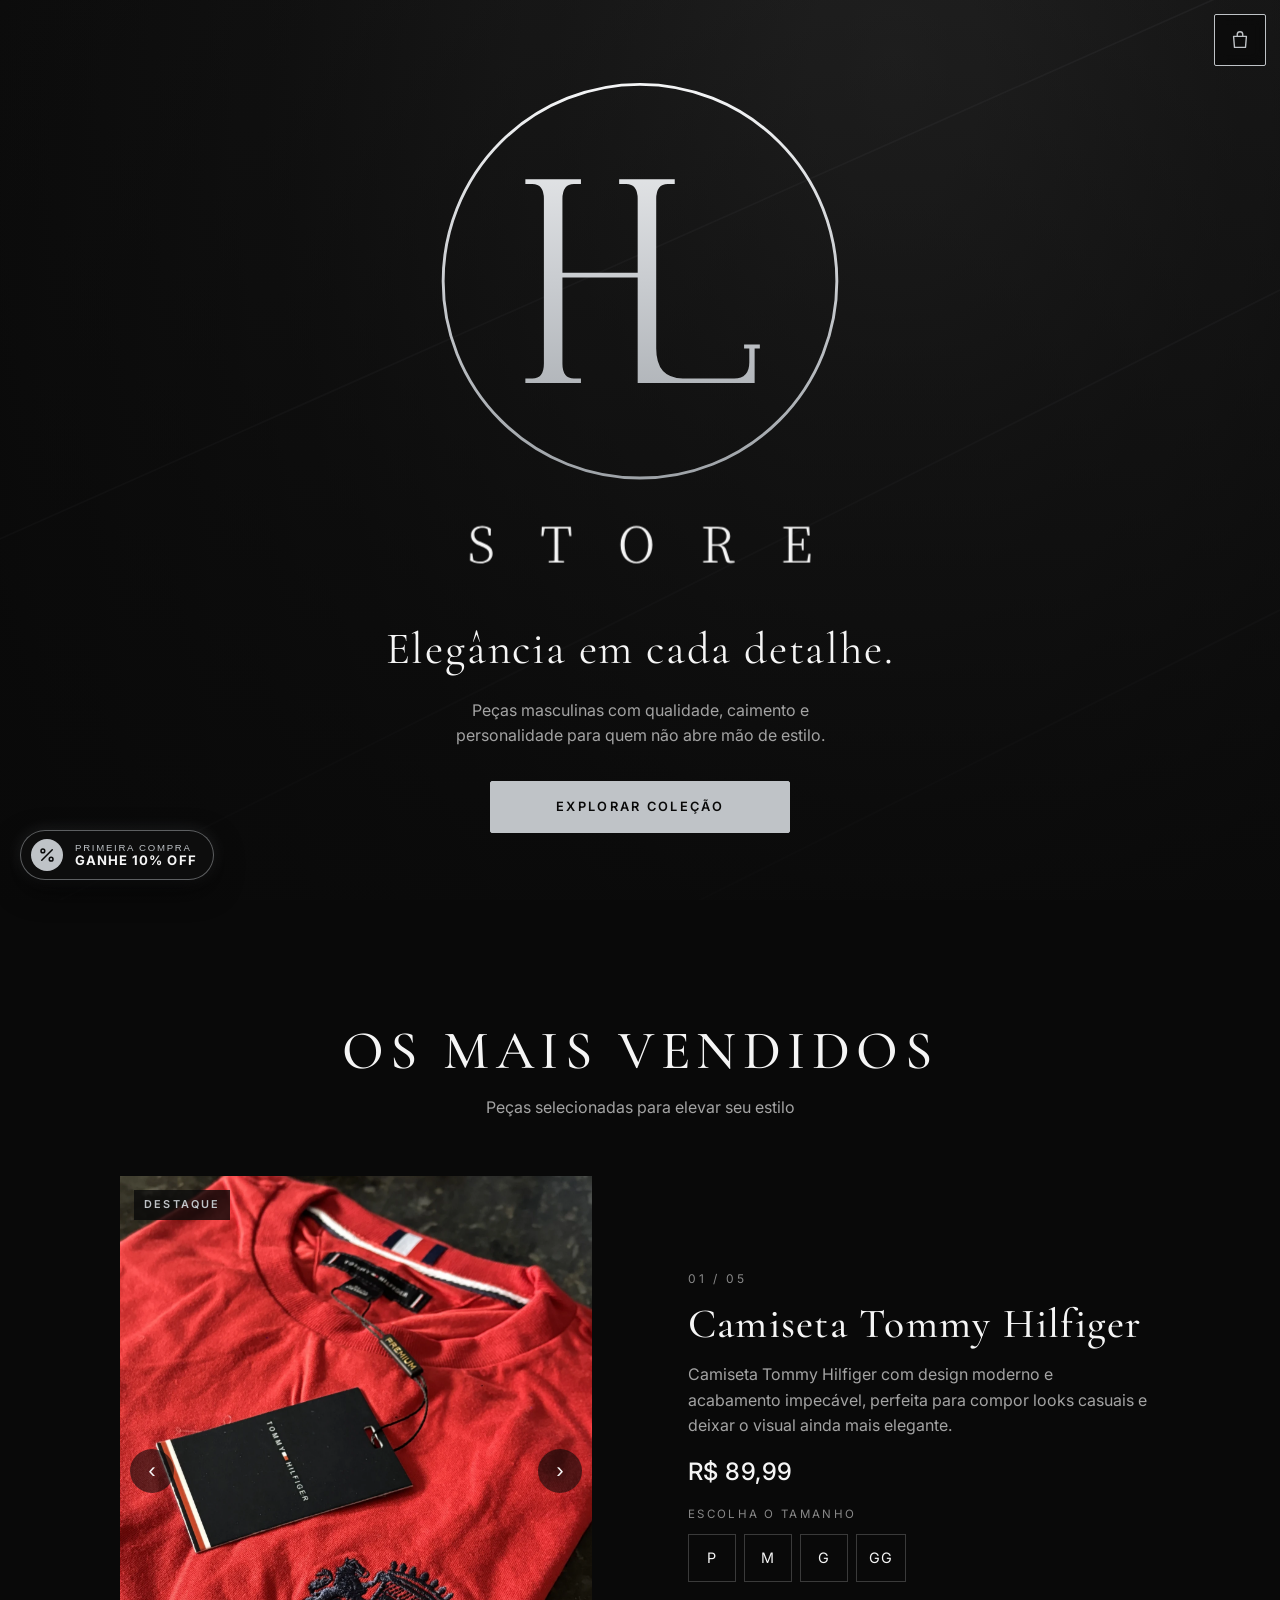
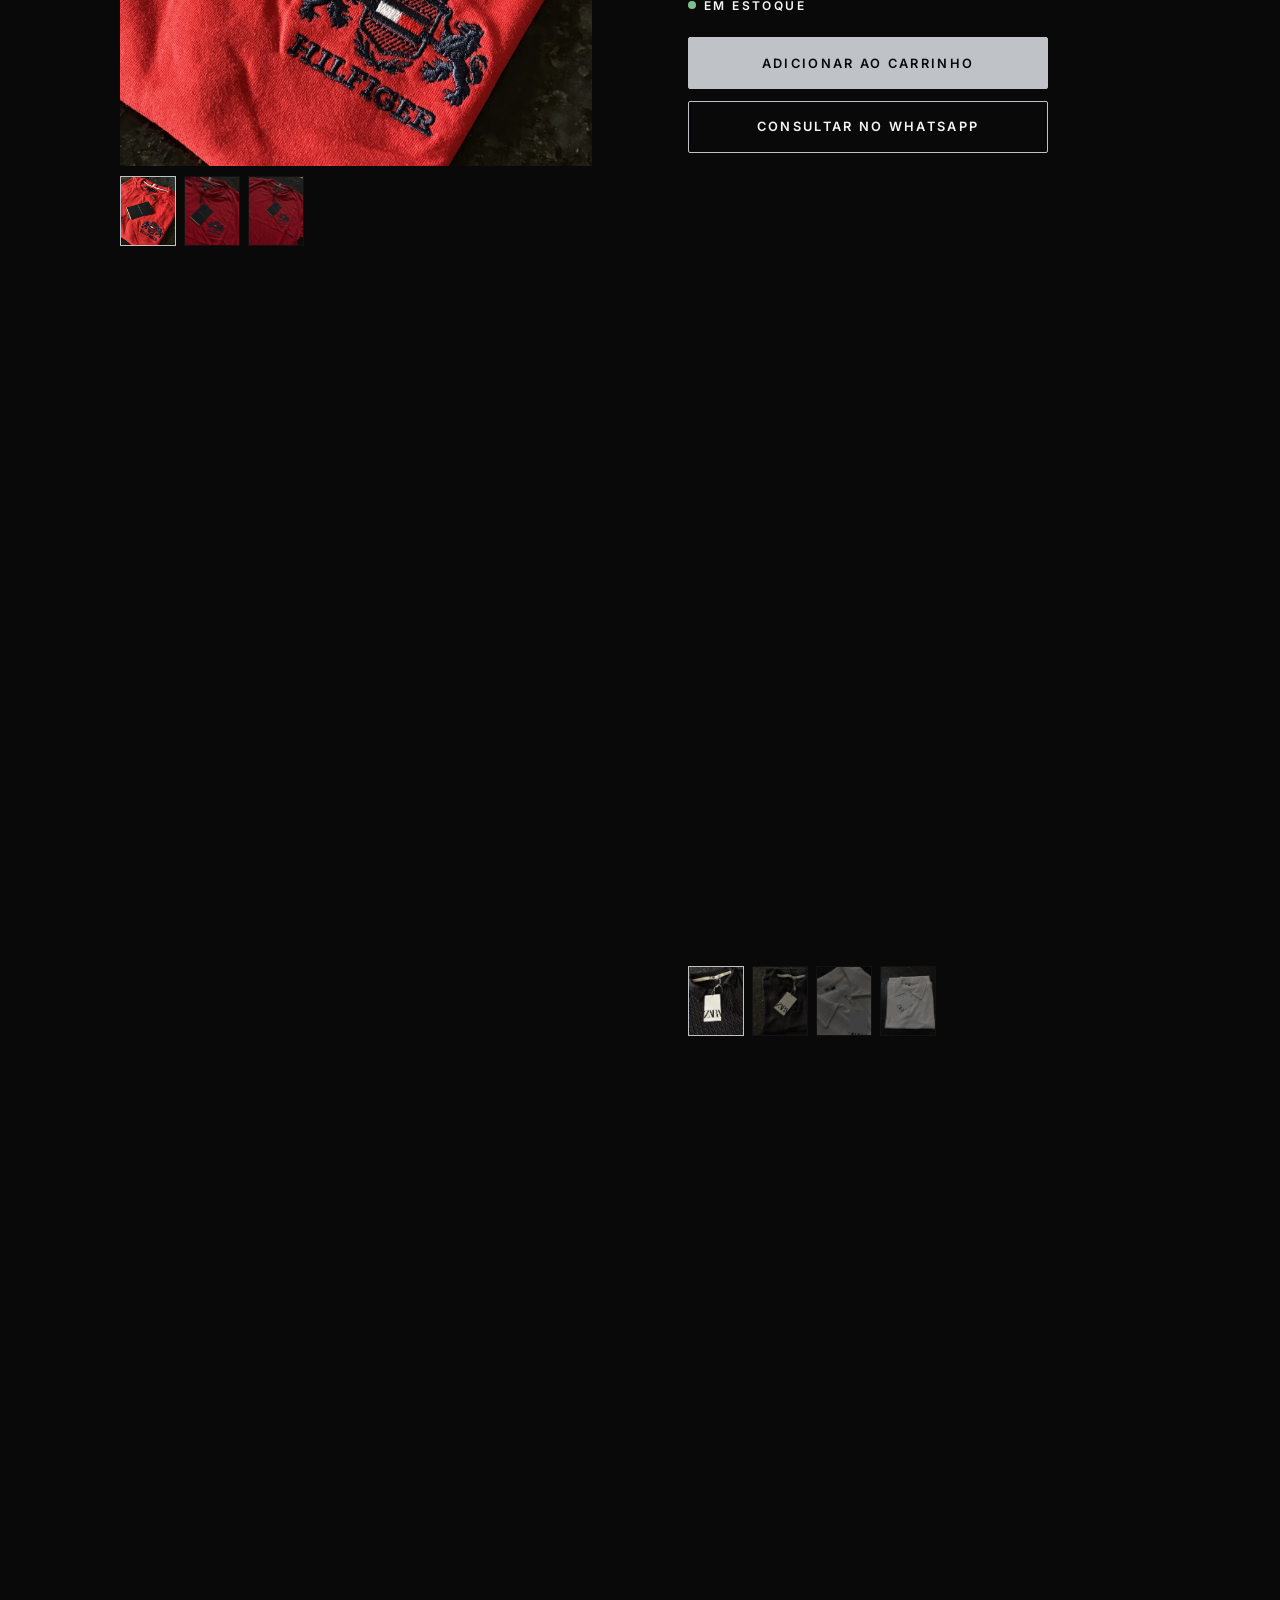
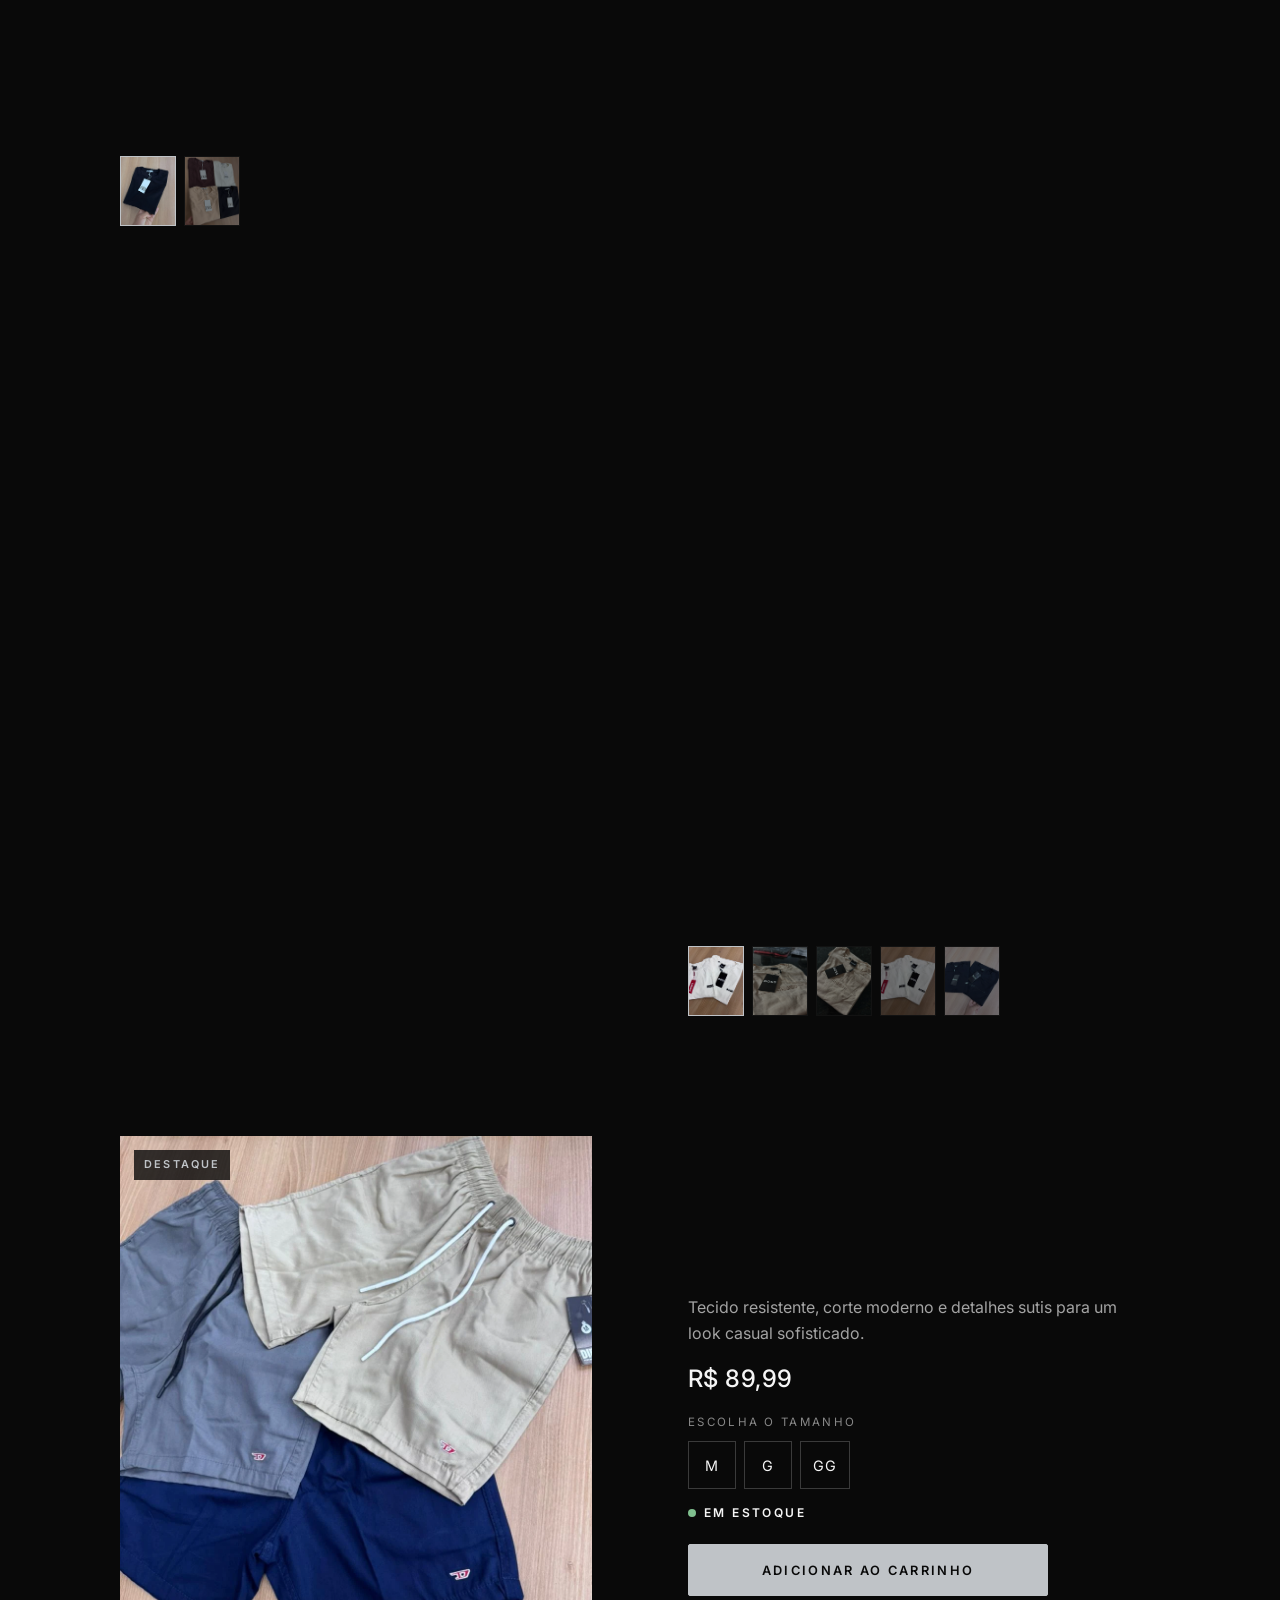
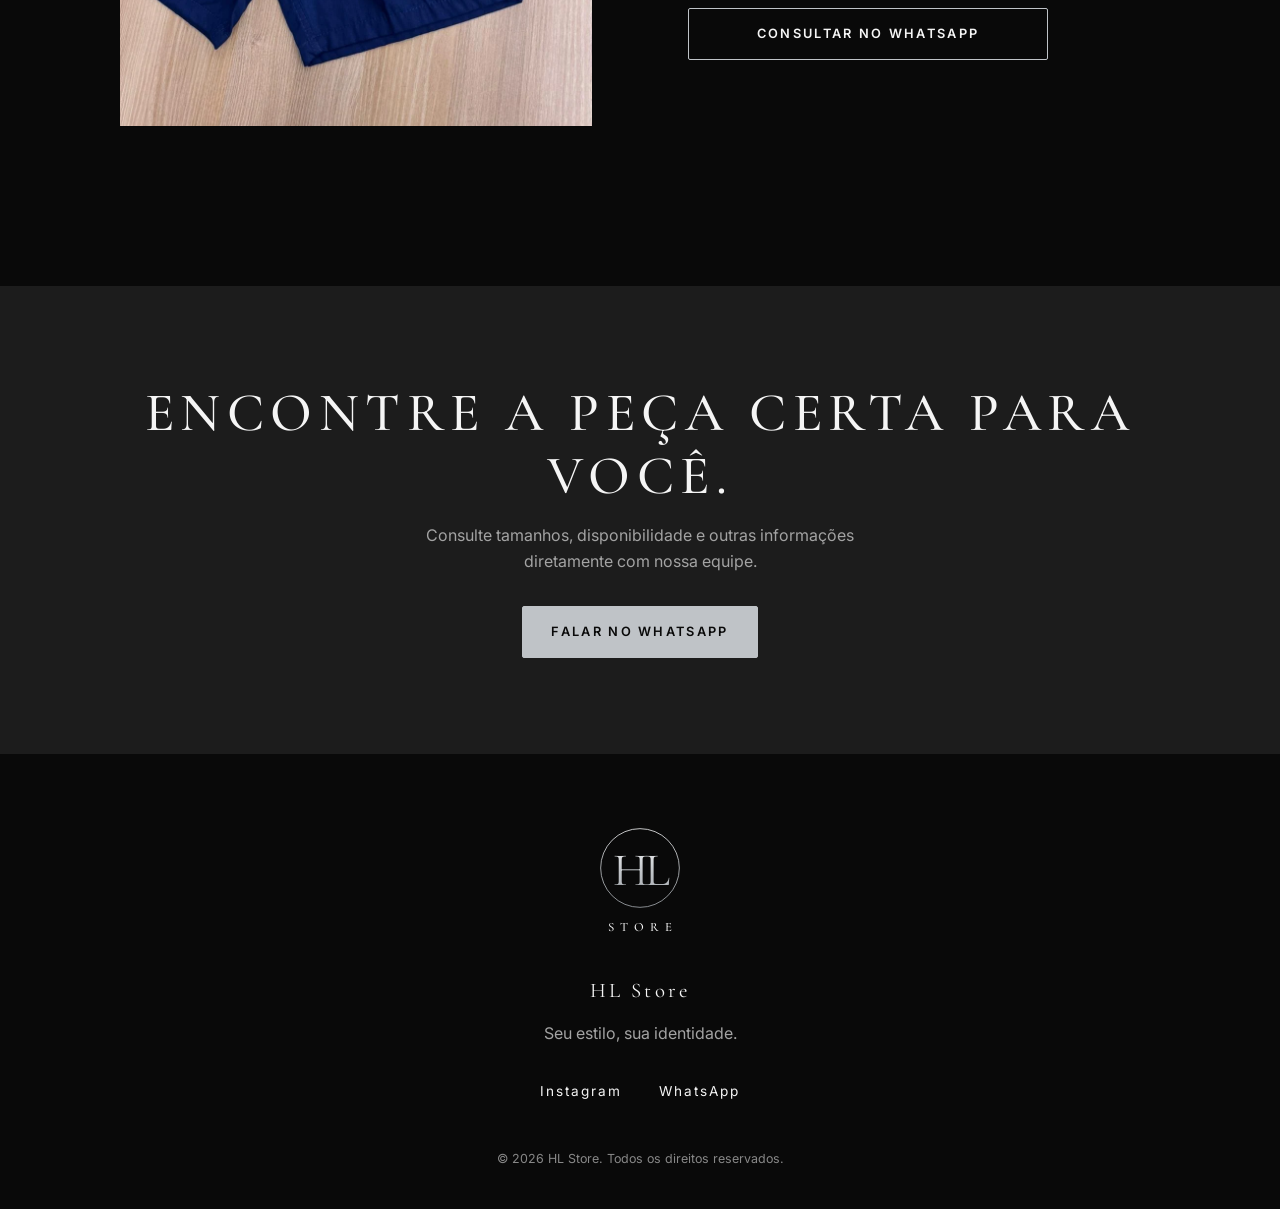
<file: index.html>
<!DOCTYPE html>
<html lang="pt-BR">
<head>
  <meta charset="UTF-8" />
  <meta name="viewport" content="width=device-width, initial-scale=1" />
  <meta name="theme-color" content="#090909" />
  <title>HL Store — Moda masculina premium</title>
  <meta name="description" content="HL Store: moda masculina casual, social e premium. Conheça os mais vendidos e consulte pelo WhatsApp." />
  <link rel="icon" href="favicon.svg" type="image/svg+xml" />
  <link rel="icon" href="favicon.ico" sizes="48x48" />
  <link rel="apple-touch-icon" href="assets/icons/apple-touch-icon.png" />
  <link rel="manifest" href="site.webmanifest" />
  <link rel="preconnect" href="https://fonts.googleapis.com" />
  <link rel="preconnect" href="https://fonts.gstatic.com" crossorigin />
  <link href="https://fonts.googleapis.com/css2?family=Cormorant+Garamond:wght@400;500;600&family=Inter:wght@300;400;500;600&display=swap" rel="stylesheet" />
  <link rel="stylesheet" href="css/styles.css" />
  <script>document.documentElement.classList.add("js");</script>
</head>
<body>
  <a class="skip-link" href="#catalogo">Ir para o catálogo</a>

  <!-- CARRINHO: botão fixo da sacola (contador atualizado por js/cart-ui.js) -->
  <button class="cart-btn" id="cart-button" type="button" aria-label="Abrir carrinho, vazio" aria-haspopup="dialog" aria-controls="cart" aria-expanded="false">
    <svg width="22" height="22" viewBox="0 0 24 24" fill="none" stroke="currentColor" stroke-width="1.5" stroke-linecap="round" stroke-linejoin="round" aria-hidden="true" focusable="false"><path d="M5 8h14l-1 12H6L5 8z"/><path d="M9 8V6a3 3 0 0 1 6 0v2"/></svg>
    <span class="cart-btn__badge" id="cart-badge" aria-hidden="true" hidden>0</span>
  </button>

  <header class="hero" id="topo">
    <div class="hero__bg" aria-hidden="true">
      <img src="assets/images/hero.svg" alt="" width="800" height="1200" fetchpriority="high" />
    </div>
    <div class="hero__content">
      <h1 class="logo" aria-label="HL Store">
        <svg class="logo-svg logo-svg--hero" viewBox="70 30 760 900" aria-hidden="true" focusable="false"><defs><linearGradient id="silver-hero" gradientUnits="userSpaceOnUse" x1="0" y1="60" x2="0" y2="740"><stop offset="0" stop-color="#f4f5f6"/><stop offset=".5" stop-color="#c9ccd0"/><stop offset="1" stop-color="#9ea3a8"/></linearGradient></defs><circle class="logo-svg__ring" cx="450" cy="400" r="340" pathLength="1" fill="none" stroke="url(#silver-hero)" stroke-width="5"/><g class="logo-svg__mark" fill="url(#silver-hero)"><path d="M284.00 224.00H316.00V576.00H284.00ZM446.00 224.00H478.00V576.00H446.00ZM300.00 385.44H462.00V393.44H300.00ZM252.00 224.00H348.00V232.00H252.00ZM284.00 232.00L264.00 232.00Q284.00 232.00 284.00 258.00ZM316.00 232.00L336.00 232.00Q316.00 232.00 316.00 258.00ZM414.00 224.00H510.00V232.00H414.00ZM446.00 232.00L426.00 232.00Q446.00 232.00 446.00 258.00ZM478.00 232.00L498.00 232.00Q478.00 232.00 478.00 258.00ZM252.00 568.00H348.00V576.00H252.00ZM284.00 568.00L264.00 568.00Q284.00 568.00 284.00 542.00ZM316.00 568.00L336.00 568.00Q316.00 568.00 316.00 542.00ZM446.00 568.00H648.00V576.00H446.00ZM478.00 568.00L524.00 568.00Q478.00 568.00 478.00 516.00ZM638.80 509.12H648.00V576.00H638.80ZM638.80 568.00L612.80 568.00Q638.80 568.00 638.80 540.00ZM629.80 509.12H657.00V516.32H629.80Z"/></g><g class="logo-svg__name" fill="#f5f5f5"><path d="M174.06172839506172 887.2757201646091C186.6488340192044 887.2757201646091 195.23868312757202 880.8971193415638 195.23868312757202 870.3511659807956C195.23868312757202 861.846364883402 191.32647462277092 857.0836762688615 178.39917695473252 851.8106995884774L174.57201646090536 850.2798353909465C167.85322359396434 847.4732510288065 163.68587105624144 843.9012345679013 163.68587105624144 837.3525377229081C163.68587105624144 829.7832647462277 169.55418381344307 825.9561042524006 177.54869684499315 825.9561042524006C181.20576131687244 825.9561042524006 183.92729766803842 826.636488340192 186.73388203017834 828.3374485596707L188.60493827160494 839.3086419753087H192.09190672153636L192.4320987654321 827.5720164609054C188.2647462277092 824.5953360768176 183.84224965706449 822.8943758573388 177.29355281207134 822.8943758573388C166.74759945130316 822.8943758573388 158.0727023319616 828.3374485596707 158.0727023319616 838.8834019204389C158.0727023319616 847.3031550068587 163.26063100137173 852.6611796982168 173.12620027434843 856.7434842249658L176.69821673525377 858.1893004115226C186.3936899862826 862.1015089163237 189.45541838134432 865.5034293552812 189.45541838134432 871.7119341563786C189.45541838134432 880.1316872427983 183.07681755829904 884.3840877914952 173.72153635116598 884.3840877914952C169.04389574759946 884.3840877914952 165.81207133058984 883.7037037037037 162.06995884773664 881.4924554183814L160.19890260631 870.0109739368999H156.8820301783265L156.45679012345678 882.4279835390946C160.36899862825788 885.0644718792867 167.00274348422496 887.2757201646091 174.06172839506172 887.2757201646091ZM279.6063100137174 840.159122085048H283.00823045267487L285.30452674897117 827.2318244170096H302.0589849108367C302.2290809327846 835.6515775034294 302.2290809327846 844.241426611797 302.2290809327846 852.8312757201646V857.5089163237311C302.2290809327846 866.0137174211249 302.2290809327846 874.4334705075446 302.0589849108367 882.6831275720165L292.19341563786 883.5336076817558V886.0H318.72839506172835V883.5336076817558L308.7777777777777 882.6831275720165C308.6927297668038 874.3484224965706 308.6927297668038 866.0137174211249 308.6927297668038 857.5089163237311V852.8312757201646C308.6927297668038 844.241426611797 308.6927297668038 835.5665294924554 308.7777777777777 827.2318244170096H325.61728395061726L327.91358024691357 840.159122085048H331.31550068587103L330.55006858710556 824.3401920438957H280.3717421124828ZM443.83401920438956 887.2757201646091C458.8024691358024 887.2757201646091 471.30452674897117 875.1138545953361 471.30452674897117 855.2126200274348C471.30452674897117 834.9711934156379 458.8024691358024 822.8943758573388 443.83401920438956 822.8943758573388C428.86556927297664 822.8943758573388 416.36351165980795 835.2263374485597 416.36351165980795 855.2126200274348C416.36351165980795 875.3689986282579 428.86556927297664 887.2757201646091 443.83401920438956 887.2757201646091ZM443.83401920438956 884.4691358024692C430.48148148148147 884.4691358024692 423.33744855967075 871.0315500685871 423.33744855967075 855.2126200274348C423.33744855967075 839.3936899862825 430.48148148148147 825.9561042524006 443.83401920438956 825.9561042524006C457.18655692729766 825.9561042524006 464.2455418381344 839.3936899862825 464.2455418381344 855.2126200274348C464.2455418381344 871.0315500685871 457.18655692729766 884.4691358024692 443.83401920438956 884.4691358024692ZM559.159122085048 826.8065843621399 568.0891632373115 827.5720164609054C568.1742112482854 835.8216735253773 568.1742112482854 844.3264746227709 568.1742112482854 852.8312757201646V857.5089163237311C568.1742112482854 866.0137174211249 568.1742112482854 874.4334705075446 568.0891632373115 882.7681755829904L559.159122085048 883.5336076817558V886.0H583.8230452674898V883.5336076817558L574.8079561042524 882.7681755829904C574.6378600823045 874.5185185185185 574.6378600823045 866.1838134430727 574.6378600823045 857.1687242798354H581.4417009602196C589.1810699588477 857.1687242798354 591.477366255144 859.6351165980795 593.5185185185186 866.6941015089163L598.0260631001372 881.5775034293553C598.9615912208506 885.2345679012345 601.002743484225 886.7654320987655 606.3607681755831 886.7654320987655C609.2524005486969 886.7654320987655 611.5486968449932 886.4252400548697 613.2496570644719 886.0V883.5336076817558L605.0 882.9382716049382L599.8120713305899 866.7791495198902C597.9410150891633 860.5706447187929 595.7297668038409 857.4238683127572 589.9465020576132 856.2331961591221C600.1522633744856 854.4471879286695 605.5953360768176 848.0685871056241 605.5953360768176 840.3292181069959C605.5953360768176 830.0384087791496 597.9410150891633 824.3401920438957 584.4183813443074 824.3401920438957H559.159122085048ZM574.8079561042524 827.0617283950618H583.7379972565158C594.3689986282579 827.0617283950618 599.3017832647463 832.164609053498 599.3017832647463 840.3292181069959C599.3017832647463 848.323731138546 593.4334705075446 854.5322359396433 583.9080932784636 854.5322359396433H574.6378600823045C574.6378600823045 843.9862825788751 574.6378600823045 835.3964334705075 574.8079561042524 827.0617283950618ZM739.4609053497943 839.3936899862825H742.9478737997257L742.2674897119342 824.3401920438957H697.6172839506173V826.8065843621399L706.5473251028808 827.5720164609054C706.6323731138547 835.8216735253773 706.6323731138547 844.3264746227709 706.6323731138547 852.8312757201646V857.5089163237311C706.6323731138547 866.0137174211249 706.6323731138547 874.4334705075446 706.5473251028808 882.7681755829904L697.6172839506173 883.5336076817558V886.0H743.7133058984912L744.3936899862827 870.7764060356653H740.9067215363513L738.695473251029 883.1083676268861H713.2661179698217C713.1810699588478 874.7736625514403 713.1810699588478 866.2688614540466 713.1810699588478 856.1481481481482H728.7448559670783L729.7654320987655 864.8230452674898H732.5720164609054V844.4115226337449H729.7654320987655L728.6598079561044 853.2565157750342H713.1810699588478C713.1810699588478 843.9862825788751 713.1810699588478 835.3964334705075 713.2661179698217 827.2318244170096H737.3347050754459Z"/></g></svg>
      </h1>
      <p class="hero__tagline reveal" style="--d:600ms">Elegância em cada detalhe.</p>
      <p class="hero__text reveal" style="--d:750ms">Peças masculinas com qualidade, caimento e personalidade para quem não abre mão de estilo.</p>
      <a class="btn btn--primary reveal" style="--d:900ms" href="#catalogo">EXPLORAR COLEÇÃO</a>
    </div>
  </header>

  <main>
    <!-- PROMOÇÕES: carrossel abaixo do hero (js/promotions.js + js/promotions-ui.js) -->
    <section class="promo" id="promocoes" aria-labelledby="promo-titulo">
      <div class="container promo__head">
        <div>
          <h2 class="section-title reveal" id="promo-titulo">OFERTAS ESPECIAIS</h2>
          <p class="section-sub reveal" style="--d:100ms">Peças selecionadas com preço especial</p>
          <p class="demo-note" id="promo-demo" hidden>Exemplos demonstrativos — preços ilustrativos</p>
        </div>
        <div class="promo__nav" aria-label="Navegar nas ofertas">
          <button class="promo__arrow" id="promo-prev" type="button" aria-label="Ofertas anteriores" aria-controls="promo-track">‹</button>
          <button class="promo__arrow" id="promo-next" type="button" aria-label="Próximas ofertas" aria-controls="promo-track">›</button>
        </div>
      </div>
      <ul class="promo__track reveal" id="promo-track" style="--d:200ms" role="list" tabindex="0" aria-label="Carrossel de ofertas"></ul>
    </section>

    <section class="catalog" id="catalogo" aria-labelledby="catalogo-titulo">
      <div class="container catalog__head">
        <h2 class="section-title reveal" id="catalogo-titulo">OS MAIS VENDIDOS</h2>
        <p class="section-sub reveal" style="--d:100ms">Peças selecionadas para elevar seu estilo</p>
      </div>

      <div class="products" id="products-main"></div>
      <div class="products products--extra" id="products-extra" hidden></div>

      <div class="container more">
        <button class="btn btn--ghost" id="toggle-more" type="button" aria-expanded="false" aria-controls="products-extra">VER MAIS PEÇAS</button>
      </div>
    </section>

    <section class="contact" id="contato" aria-labelledby="contato-titulo">
      <div class="container contact__inner">
        <h2 class="section-title reveal" id="contato-titulo">ENCONTRE A PEÇA CERTA PARA VOCÊ.</h2>
        <p class="section-sub reveal" style="--d:100ms">Consulte tamanhos, disponibilidade e outras informações diretamente com nossa equipe.</p>
        <a class="btn btn--primary reveal" style="--d:200ms" id="contact-wa" href="#" target="_blank" rel="noopener noreferrer">FALAR NO WHATSAPP</a>
      </div>
    </section>
  </main>

  <footer class="footer">
    <div class="container footer__inner">
      <div class="logo logo--small" aria-label="HL Store">
        <svg class="logo-svg logo-svg--footer" viewBox="0 0 360 400" aria-hidden="true" focusable="false">
          <defs>
            <linearGradient id="silver-foot" x1="0" y1="0" x2="0" y2="1">
              <stop offset="0" stop-color="#f4f5f6"/>
              <stop offset=".55" stop-color="#bfc3c7"/>
              <stop offset="1" stop-color="#a4a9ae"/>
            </linearGradient>
          </defs>
          <circle cx="180" cy="150" r="118" fill="none" stroke="url(#silver-foot)" stroke-width="2.4"/>
          <text class="logo-svg__mark" x="180" y="202" text-anchor="middle" font-size="140" letter-spacing="-10" fill="url(#silver-foot)">HL</text>
          <text class="logo-svg__name" x="189" y="338" text-anchor="middle" font-size="38" letter-spacing="18" fill="#f5f5f5">STORE</text>
        </svg>
      </div>
      <p class="footer__name" id="footer-name">HL Store</p>
      <p class="footer__phrase">Seu estilo, sua identidade.</p>
      <nav class="footer__links" aria-label="Redes e contato">
        <a id="footer-ig" href="#" target="_blank" rel="noopener noreferrer">Instagram</a>
        <a id="footer-wa" href="#" target="_blank" rel="noopener noreferrer">WhatsApp</a>
      </nav>
      <p class="footer__copy">© <span id="year"></span> HL Store. Todos os direitos reservados.</p>
    </div>
  </footer>

  <!-- CARRINHO: painel lateral -->
  <div class="cart-overlay" id="cart-overlay"></div>
  <aside class="cart" id="cart" role="dialog" aria-modal="true" aria-labelledby="cart-title" tabindex="-1">
    <div class="cart__head">
      <h2 class="cart__title" id="cart-title">SEU CARRINHO</h2>
      <button class="cart__close" id="cart-close" type="button" aria-label="Fechar carrinho">&times;</button>
    </div>
    <div class="cart__body" id="cart-body"></div>
    <div class="cart__foot" id="cart-foot" hidden>
      <section class="coupon" id="coupon" aria-label="Cupom de desconto" hidden>
        <button class="coupon__toggle" id="coupon-toggle" type="button" aria-expanded="false" aria-controls="coupon-form">TENHO UM CUPOM</button>
        <form class="coupon__form" id="coupon-form" hidden novalidate>
          <label class="coupon__label" for="coupon-input">Código do cupom</label>
          <div class="coupon__row">
            <input class="coupon__input" id="coupon-input" type="text" maxlength="40" autocomplete="off" autocapitalize="characters" spellcheck="false" placeholder="Digite o código" />
            <button class="coupon__apply" id="coupon-apply" type="submit">APLICAR</button>
          </div>
        </form>
        <div class="coupon__applied" id="coupon-applied" hidden>
          <span class="coupon__tag" id="coupon-tag"></span>
          <span class="coupon__applied-text" id="coupon-applied-text"></span>
          <button class="coupon__remove" id="coupon-remove" type="button">remover</button>
        </div>
        <p class="coupon__msg" id="coupon-msg" role="status" aria-live="polite" hidden></p>
      </section>
      <dl class="cart__summary" id="cart-summary" hidden>
        <div><dt>Subtotal</dt><dd id="cart-subtotal"></dd></div>
        <div class="cart__summary-discount"><dt id="cart-discount-label">Desconto</dt><dd id="cart-discount"></dd></div>
      </dl>
      <div class="cart__total"><span>TOTAL</span><strong id="cart-total">R$ 0,00</strong></div>
      <a class="btn btn--primary btn--block" id="cart-checkout" href="#" target="_blank" rel="noopener noreferrer">FINALIZAR PEDIDO NO WHATSAPP</a>
      <button class="btn btn--ghost btn--block" id="cart-continue" type="button">CONTINUAR COMPRANDO</button>
      <button class="cart__clear" id="cart-clear" type="button">Limpar carrinho</button>
      <p class="cart__note" id="cart-note">Seu pedido será confirmado no atendimento pelo WhatsApp.</p>
    </div>
  </aside>

  <!-- CARRINHO: aviso de item adicionado -->
  <div class="toast" id="toast">
    <span class="toast__text" id="toast-text" role="status" aria-live="polite"></span>
    <button class="toast__btn" id="toast-open" type="button" hidden>VER CARRINHO</button>
  </div>

  <!-- POPUP DE CADASTRO / LOGIN + 10% DE DESCONTO -->
  <div class="lead-modal-backdrop" id="lead-modal-backdrop" hidden role="dialog" aria-modal="true" aria-labelledby="lead-modal-title">
    <div class="lead-modal">
      <button class="lead-modal__close" id="lead-modal-close" type="button" aria-label="Fechar">&times;</button>

      <header class="lead-head">
        <span class="lead-monogram" aria-hidden="true">HL</span>
        <span class="lead-modal__tag" id="lead-tag">CONVITE EXCLUSIVO</span>
        <h3 class="lead-modal__title" id="lead-modal-title">Entre para o clube</h3>
        <p class="lead-modal__text" id="lead-modal-desc">Crie sua conta e ganhe <strong>10% de desconto</strong> na primeira compra, além de acesso antecipado aos lançamentos.</p>
      </header>

      <div class="lead-tabs" role="tablist" aria-label="Acesso à conta" id="lead-tabs">
        <button class="lead-tab is-active" id="tab-signup" role="tab" aria-selected="true" aria-controls="lead-form" type="button" data-mode="signup">CRIAR CONTA</button>
        <button class="lead-tab" id="tab-login" role="tab" aria-selected="false" aria-controls="lead-form" type="button" data-mode="login">ENTRAR</button>
      </div>

      <form class="lead-form" id="lead-form" novalidate>
        <div class="lead-field" data-only="signup">
          <label for="lead-name">Nome</label>
          <div class="lead-input">
            <svg viewBox="0 0 24 24" aria-hidden="true"><circle cx="12" cy="8" r="4"/><path d="M4 21c0-4.4 3.6-7 8-7s8 2.6 8 7"/></svg>
            <input type="text" id="lead-name" name="name" placeholder="Ex.: Lucas Mendes" autocomplete="name" />
          </div>
        </div>
        <div class="lead-field" data-only="signup">
          <label for="lead-phone">WhatsApp</label>
          <div class="lead-input">
            <svg viewBox="0 0 24 24" aria-hidden="true"><rect x="7" y="2.5" width="10" height="19" rx="2.5"/><path d="M11 18.5h2"/></svg>
            <input type="tel" id="lead-phone" name="phone" placeholder="(11) 99999-9999" autocomplete="tel" inputmode="tel" />
          </div>
        </div>
        <div class="lead-field">
          <label for="lead-email">E-mail (seu login)</label>
          <div class="lead-input">
            <svg viewBox="0 0 24 24" aria-hidden="true"><rect x="3" y="5" width="18" height="14" rx="2"/><path d="m3.5 7 8.5 6 8.5-6"/></svg>
            <input type="email" id="lead-email" name="email" placeholder="voce@email.com" autocomplete="email" inputmode="email" autocapitalize="off" />
          </div>
        </div>
        <div class="lead-field">
          <div class="lead-field__row">
            <label for="lead-password">Senha</label>
            <button class="lead-link" id="lead-forgot" type="button" hidden>Esqueci a senha</button>
          </div>
          <div class="lead-input">
            <svg viewBox="0 0 24 24" aria-hidden="true"><rect x="4.5" y="10.5" width="15" height="10" rx="2"/><path d="M8 10.5V8a4 4 0 0 1 8 0v2.5"/></svg>
            <input type="password" id="lead-password" name="password" placeholder="Mínimo de 8 caracteres" autocomplete="new-password" />
            <button class="lead-eye" id="lead-eye" type="button" aria-label="Mostrar senha" aria-pressed="false">
              <svg viewBox="0 0 24 24" aria-hidden="true"><path d="M2 12s3.6-6.5 10-6.5S22 12 22 12s-3.6 6.5-10 6.5S2 12 2 12Z"/><circle cx="12" cy="12" r="3"/></svg>
            </button>
          </div>
          <div class="lead-strength" id="lead-strength" data-only="signup" aria-hidden="true">
            <span></span><span></span><span></span><span></span>
            <em id="lead-strength-label"></em>
          </div>
        </div>

        <label class="lead-consent" data-only="signup">
          <input type="checkbox" id="lead-consent" name="consent" checked />
          <span>Aceito receber ofertas e mensagens da HL Store. Seus dados estão protegidos.</span>
        </label>

        <div class="lead-alert" id="lead-error" role="alert"></div>
        <button class="btn btn--primary btn--block lead-submit" id="lead-submit" type="submit">CRIAR CONTA E GANHAR 10%</button>
        <p class="lead-foot" id="lead-foot"><svg viewBox="0 0 24 24" aria-hidden="true"><rect x="4.5" y="10.5" width="15" height="10" rx="2"/><path d="M8 10.5V8a4 4 0 0 1 8 0v2.5"/></svg>Conexão protegida. Nunca compartilhamos seus dados.</p>
      </form>

      <div class="lead-success" id="lead-success-view" hidden>
        <div class="lead-check" aria-hidden="true"><svg viewBox="0 0 24 24"><path d="m5 12.5 4.5 4.5L19 7.5"/></svg></div>
        <div class="lead-coupon-box" id="lead-coupon-box">
          <span class="lead-coupon-code">BEMVINDO10</span>
          <button class="lead-coupon-copy" id="lead-copy-coupon" type="button">COPIAR</button>
        </div>
        <p class="lead-modal__text" id="lead-success-text">Aplique este código no carrinho antes de finalizar o pedido.</p>
        <button class="btn btn--ghost btn--block" onclick="document.getElementById('lead-modal-close').click()" type="button">EXPLORAR COLEÇÃO</button>
      </div>
    </div>
  </div>

  <script src="js/config.js"></script>
  <script src="js/products.js"></script>
  <script src="js/promotions.js"></script>
  <script src="js/promotion-rules.js"></script>
  <script src="js/data/store-data.js"></script>
  <script src="js/customer-popup.js"></script>
  <!-- boot.js espera os dados e carrega, nesta ordem: cart.js, main.js, promotions-ui.js, cart-ui.js -->
  <script src="js/boot.js"></script>
</body>
</html>
</file>
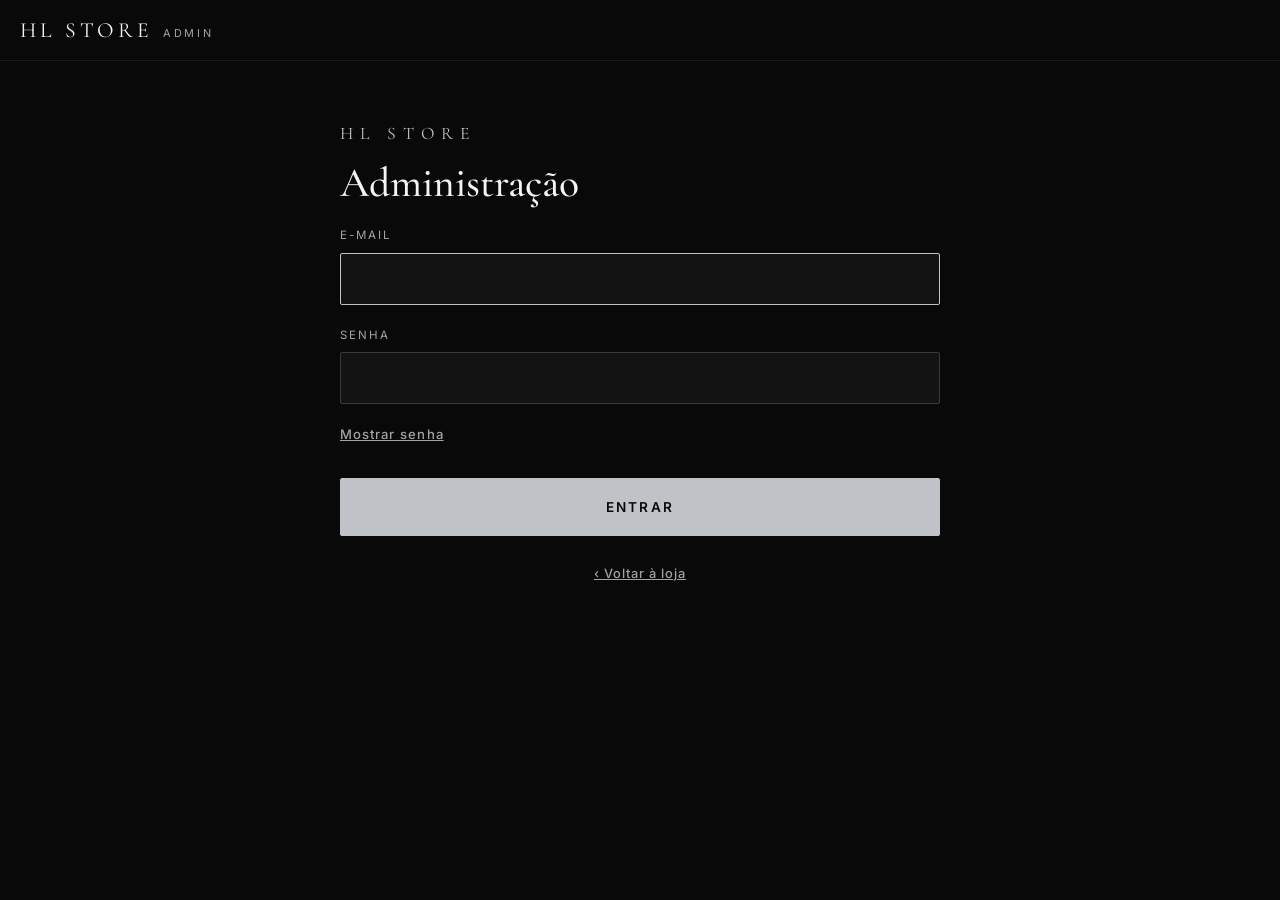
<file: admin/index.html>
<!DOCTYPE html>
<html lang="pt-BR">
<head>
  <meta charset="UTF-8" />
  <meta name="viewport" content="width=device-width, initial-scale=1" />
  <meta name="robots" content="noindex, nofollow" />
  <meta name="theme-color" content="#090909" />
  <title>HL Store — Administração</title>
  <link rel="icon" href="../favicon.svg" type="image/svg+xml" />
  <link rel="preconnect" href="https://fonts.googleapis.com" />
  <link rel="preconnect" href="https://fonts.gstatic.com" crossorigin />
  <link href="https://fonts.googleapis.com/css2?family=Cormorant+Garamond:wght@400;500;600&family=Inter:wght@400;500;600&display=swap" rel="stylesheet" />
  <link rel="stylesheet" href="css/admin.css" />
</head>
<body>
  <!-- Painel administrativo (uma página só; as "telas" são trocadas por JavaScript) -->
  <header class="topbar"><span class="topbar__brand">HL STORE</span><span class="topbar__tag">ADMIN</span></header>

  <main id="view" class="view" tabindex="-1"><p class="state">Carregando…</p></main>

  <nav id="nav" class="nav" aria-label="Menu do painel" hidden>
    <a href="#/" data-nav="inicio"><svg viewBox="0 0 24 24" width="22" height="22" fill="none" stroke="currentColor" stroke-width="1.6" stroke-linecap="round" stroke-linejoin="round" aria-hidden="true"><path d="M4 11l8-7 8 7v9H4z"/></svg><span>Início</span></a>
    <a href="#/produtos" data-nav="produtos"><svg viewBox="0 0 24 24" width="22" height="22" fill="none" stroke="currentColor" stroke-width="1.6" stroke-linecap="round" stroke-linejoin="round" aria-hidden="true"><path d="M8 4l-5 3 2 4 3-1v10h8V10l3 1 2-4-5-3a4 4 0 0 1-8 0z"/></svg><span>Produtos</span></a>
    <a href="#/promocoes" data-nav="promocoes"><svg viewBox="0 0 24 24" width="22" height="22" fill="none" stroke="currentColor" stroke-width="1.6" stroke-linecap="round" stroke-linejoin="round" aria-hidden="true"><path d="M20 12l-8 8-9-9V3h8z"/><circle cx="7.5" cy="7.5" r="1.2"/></svg><span>Promoções</span></a>
    <a href="#/cupons" data-nav="cupons"><svg viewBox="0 0 24 24" width="22" height="22" fill="none" stroke="currentColor" stroke-width="1.6" stroke-linecap="round" stroke-linejoin="round" aria-hidden="true"><path d="M3 9a2 2 0 0 0 0 6v3h18v-3a2 2 0 0 0 0-6V6H3z"/><path d="M14 6v12" stroke-dasharray="2 2.5"/></svg><span>Cupons</span></a>
    <a href="#/clientes" data-nav="clientes"><svg viewBox="0 0 24 24" width="22" height="22" fill="none" stroke="currentColor" stroke-width="1.6" stroke-linecap="round" stroke-linejoin="round" aria-hidden="true"><path d="M17 21v-2a4 4 0 0 0-4-4H5a4 4 0 0 0-4 4v2"/><circle cx="9" cy="7" r="4"/><path d="M23 21v-2a4 4 0 0 0-3-3.87"/><path d="M16 3.13a4 4 0 0 1 0 7.75"/></svg><span>Clientes</span></a>
  </nav>

  <!-- Ordem importa: config -> ui -> client -> data -> coupons -> views -> app -> customers -->
  <script src="../js/config.js"></script>
  <script>window.HLAdmin = window.HLAdmin || {};</script>
  <script src="js/ui.js"></script>
  <script src="js/client.js"></script>
  <script src="js/data.js"></script>
  <script src="js/coupons.js"></script>
  <script src="js/views.js"></script>
  <script src="js/app.js"></script>
  <script src="js/customers.js"></script>
</body>
</html>
</file>
<file: css/styles.css>
/* ============ HL STORE — estilos (mobile-first) ============ */
:root {
  --black: #090909;
  --graphite: #1c1c1c;
  --silver: #bfc3c7;
  --white: #f5f5f5;
  --gray: #888888;
  --gray-text: #a3a3a3; /* cinza com contraste AA sobre o preto */
  --serif: "Cormorant Garamond", Georgia, "Times New Roman", serif;
  --sans: "Inter", system-ui, -apple-system, "Segoe UI", Roboto, Arial, sans-serif;
  --ease: cubic-bezier(0.22, 0.61, 0.36, 1);
  --dur: 800ms;
  --gutter: 20px;
}

*, *::before, *::after { box-sizing: border-box; }
html { scroll-behavior: smooth; -webkit-text-size-adjust: 100%; }
body {
  margin: 0;
  background: var(--black);
  color: var(--white);
  font-family: var(--sans);
  font-size: 16px;
  line-height: 1.6;
  overflow-x: hidden;
}
img { max-width: 100%; display: block; }
a { color: inherit; }
h1, h2, h3, p { margin: 0; }

.container { width: 100%; max-width: 1120px; margin: 0 auto; padding: 0 var(--gutter); }

:focus-visible { outline: 2px solid var(--silver); outline-offset: 3px; }

.skip-link {
  position: absolute; left: 12px; top: -60px; z-index: 100;
  background: var(--white); color: var(--black); padding: 10px 14px; text-decoration: none; font-weight: 600;
}
.skip-link:focus { top: 12px; }

/* ---------- Botões ---------- */
.btn {
  display: inline-flex; align-items: center; justify-content: center;
  min-height: 52px; padding: 0 28px;
  font-family: var(--sans); font-size: 0.8rem; font-weight: 600; letter-spacing: 0.18em;
  text-decoration: none; text-align: center; cursor: pointer;
  border: 1px solid var(--silver); border-radius: 2px;
  transition: background-color 0.25s var(--ease), color 0.25s var(--ease), transform 0.15s var(--ease), border-color 0.25s;
  -webkit-tap-highlight-color: transparent;
}
.btn:active { transform: scale(0.97); }
.btn--primary { background: var(--silver); color: var(--black); }
.btn--primary:hover { background: var(--white); border-color: var(--white); }
.btn--ghost { background: transparent; color: var(--white); }
.btn--ghost:hover { background: var(--white); color: var(--black); }
.btn--block { width: 100%; }
.btn--disabled-look { border-style: dashed; color: var(--gray-text); border-color: var(--gray); background: transparent; }
.btn--disabled-look:hover { background: transparent; color: var(--white); border-color: var(--silver); }

/* ---------- Logo (SVG) ---------- */
.logo { display: flex; flex-direction: column; align-items: center; font-weight: 400; }
.logo-svg { display: block; height: auto; overflow: visible; }
.logo-svg text { font-family: var(--serif); }
.logo-svg__mark { font-weight: 400; }
.logo-svg__name { font-weight: 500; }
.logo-svg--hero { width: min(80vw, 380px); }
.logo-svg--footer { width: 120px; }

/* ---------- Hero ---------- */
.hero {
  position: relative; min-height: 100svh; min-height: 100vh;
  display: flex; align-items: center; justify-content: center; text-align: center;
  padding: 48px var(--gutter); overflow: hidden;
}
@supports (min-height: 100svh) { .hero { min-height: 100svh; } }
.hero__bg { position: absolute; inset: 0; z-index: 0; }
.hero__bg img { width: 100%; height: 100%; object-fit: cover; opacity: 0.9; }
.hero__bg::after { content: ""; position: absolute; inset: 0; background: linear-gradient(180deg, rgba(9,9,9,0.25), rgba(9,9,9,0.85)); }
.hero__content { position: relative; z-index: 1; display: flex; flex-direction: column; align-items: center; gap: 22px; max-width: 560px; }
.hero__tagline { font-family: var(--serif); font-size: clamp(1.9rem, 8vw, 2.8rem); letter-spacing: 0.04em; line-height: 1.15; margin-top: 14px; }
.hero__text { color: var(--gray-text); font-size: 1rem; max-width: 420px; }
.hero .btn { margin-top: 10px; min-width: 260px; }

/* ---------- Títulos de seção ---------- */
.section-title { font-family: var(--serif); font-weight: 500; font-size: clamp(2rem, 9vw, 3.4rem); letter-spacing: 0.12em; line-height: 1.15; }
.section-sub { color: var(--gray-text); margin-top: 12px; font-size: 1rem; }
.demo-note { color: var(--gray); font-size: 0.75rem; letter-spacing: 0.1em; margin-top: 10px; text-transform: uppercase; }

/* ---------- Promoções (carrossel) ---------- */
.promo { padding: 80px 0 24px; border-bottom: 1px solid var(--graphite); }
.promo[hidden] { display: none; }
.promo__head { display: flex; align-items: flex-end; justify-content: space-between; gap: 16px; margin-bottom: 32px; }
.promo__nav { display: none; gap: 10px; flex: none; }
.promo__arrow {
  width: 48px; height: 48px; display: flex; align-items: center; justify-content: center;
  background: transparent; color: var(--white); border: 1px solid #3a3a3a; border-radius: 50%;
  font-size: 1.5rem; line-height: 1; cursor: pointer;
  transition: border-color 0.2s var(--ease), background-color 0.2s var(--ease), color 0.2s var(--ease), opacity 0.2s;
  -webkit-tap-highlight-color: transparent;
}
.promo__arrow:hover:not(:disabled) { border-color: var(--silver); background: var(--silver); color: var(--black); }
.promo__arrow:disabled { opacity: 0.3; cursor: default; }
.promo.is-static .promo__nav { display: none; }

.promo__track {
  display: flex; gap: 16px; list-style: none; margin: 0; padding: 0 0 56px;
  overflow-x: auto; overscroll-behavior-x: contain; -webkit-overflow-scrolling: touch;
  --edge: max(var(--gutter), calc((100% - 1120px) / 2 + var(--gutter)));
  padding-left: var(--edge); padding-right: var(--edge);
  scroll-snap-type: x mandatory; scroll-padding-inline: var(--edge);
  scrollbar-width: none;
}
.promo__track::-webkit-scrollbar { display: none; }
.promo__track:focus-visible { outline-offset: -2px; }

.promo-card { flex: 0 0 min(72vw, 260px); scroll-snap-align: start; }
.promo-card__link { display: block; text-decoration: none; -webkit-tap-highlight-color: transparent; }
.promo-card__media { position: relative; background: var(--graphite); aspect-ratio: 4 / 5; overflow: hidden; }
.promo-card__media img { width: 100%; height: 100%; object-fit: cover; transition: transform 0.6s var(--ease); }
.promo-card__link:hover .promo-card__media img { transform: scale(1.04); }
.promo-card__off {
  position: absolute; top: 12px; left: 12px; background: rgba(9,9,9,0.8); color: var(--silver);
  font-size: 0.68rem; font-weight: 600; letter-spacing: 0.16em; padding: 6px 10px;
}
.promo-card__body { padding-top: 16px; display: flex; flex-direction: column; gap: 6px; }
.promo-card__name { font-family: var(--serif); font-weight: 500; font-size: 1.35rem; line-height: 1.15; letter-spacing: 0.02em; }
.promo-card__prices { display: flex; align-items: baseline; gap: 10px; flex-wrap: wrap; }
.promo-card__old { color: var(--gray); font-size: 0.85rem; }
.promo-card__now { font-size: 1.15rem; font-weight: 500; }

@media (prefers-reduced-motion: reduce) {
  .promo-card__media img, .promo__arrow { transition: none; }
}

/* ---------- Catálogo ---------- */
.catalog { padding: 88px 0 40px; }
.catalog__head { text-align: center; margin-bottom: 56px; }

.products { display: flex; flex-direction: column; }
.products[hidden] { display: none; }

.product { padding: 0 var(--gutter) 72px; max-width: 1120px; margin: 0 auto; width: 100%; }
.product__media { position: relative; background: var(--graphite); aspect-ratio: 4 / 5; overflow: hidden; }
.product__media img { width: 100%; height: 100%; object-fit: cover; }
.product__badge {
  position: absolute; top: 14px; left: 14px; background: rgba(9,9,9,0.8); color: var(--silver);
  font-size: 0.68rem; font-weight: 600; letter-spacing: 0.2em; padding: 6px 10px;
}
.product__body { padding-top: 24px; display: flex; flex-direction: column; gap: 14px; }
.product__index { color: var(--gray); font-size: 0.75rem; letter-spacing: 0.25em; }
.product__name { font-family: var(--serif); font-weight: 500; font-size: clamp(1.9rem, 7vw, 2.6rem); line-height: 1.1; letter-spacing: 0.03em; }
.product__desc { color: var(--gray-text); max-width: 46ch; }
.product__price { font-size: 1.5rem; font-weight: 500; letter-spacing: 0.02em; }
.product__sizes { display: flex; flex-wrap: wrap; gap: 8px; list-style: none; margin: 0; padding: 0; }
.product__sizes li { min-width: 44px; height: 40px; display: inline-flex; align-items: center; justify-content: center; border: 1px solid #3a3a3a; font-size: 0.85rem; letter-spacing: 0.08em; padding: 0 10px; }
.product__sizes-label { font-size: 0.72rem; letter-spacing: 0.2em; color: var(--gray); text-transform: uppercase; margin-bottom: -6px; }
.status { display: inline-flex; align-items: center; gap: 8px; font-size: 0.75rem; font-weight: 600; letter-spacing: 0.2em; }
.status::before { content: ""; width: 8px; height: 8px; border-radius: 50%; background: #7fbf8e; }
.status--out { color: var(--gray-text); }
.status--out::before { background: #b0645f; }
.product__actions { display: flex; flex-direction: column; gap: 12px; margin-top: 8px; }
.product__note { font-size: 0.8rem; color: var(--gray-text); }

.more { text-align: center; padding-top: 8px; padding-bottom: 40px; }
.more .btn { min-width: 260px; }

/* ---------- Galeria do produto ---------- */
.product__gallery { min-width: 0; }
.product__gallery .product__media { touch-action: pan-y; }

.gallery__img {
  transition: opacity 0.25s var(--ease);
  user-select: none;
  -webkit-user-drag: none;
}
.gallery__img.is-changing { opacity: 0; }

.gallery__arrow {
  position: absolute; top: 50%; transform: translateY(-50%); z-index: 2;
  width: 44px; height: 44px; border: 0; border-radius: 50%;
  display: flex; align-items: center; justify-content: center;
  background: rgba(9, 9, 9, 0.6); color: var(--white);
  font-size: 1.4rem; line-height: 1; cursor: pointer;
  transition: background-color 0.2s var(--ease);
  -webkit-tap-highlight-color: transparent;
}
.gallery__arrow:hover { background: rgba(9, 9, 9, 0.85); }
.gallery__arrow--prev { left: 10px; }
.gallery__arrow--next { right: 10px; }

.gallery__thumbs { display: flex; gap: 8px; margin-top: 10px; }
.gallery__thumb {
  width: 56px; aspect-ratio: 4 / 5; padding: 0;
  background: var(--graphite); border: 1px solid transparent;
  opacity: 0.5; cursor: pointer;
  transition: opacity 0.2s var(--ease), border-color 0.2s var(--ease);
  -webkit-tap-highlight-color: transparent;
}
.gallery__thumb img { width: 100%; height: 100%; object-fit: cover; -webkit-user-drag: none; }
.gallery__thumb:hover { opacity: 1; }
.gallery__thumb.is-active { opacity: 1; border-color: var(--silver); }

@media (prefers-reduced-motion: reduce) {
  .gallery__img, .gallery__arrow, .gallery__thumb { transition: none; }
}

/* ---------- Seletor de tamanho ---------- */
.size-picker { border: 0; margin: 0; padding: 0; min-width: 0; }
.size-picker__legend { padding: 0; margin-bottom: 10px; font-size: 0.72rem; letter-spacing: 0.2em; color: var(--gray); text-transform: uppercase; }
.size-picker__options { display: flex; flex-wrap: wrap; gap: 8px; }
.size-chip { position: relative; cursor: pointer; -webkit-tap-highlight-color: transparent; }
.size-chip input { position: absolute; inset: 0; width: 100%; height: 100%; margin: 0; opacity: 0; cursor: pointer; }
.size-chip span {
  min-width: 48px; height: 48px; padding: 0 12px;
  display: inline-flex; align-items: center; justify-content: center;
  border: 1px solid #3a3a3a; font-size: 0.9rem; letter-spacing: 0.08em;
  transition: background-color 0.2s var(--ease), color 0.2s var(--ease), border-color 0.2s var(--ease);
}
.size-chip:hover span { border-color: var(--silver); }
.size-chip input:checked + span { background: var(--silver); color: var(--black); border-color: var(--silver); font-weight: 600; }
.size-chip input:focus-visible + span { outline: 2px solid var(--silver); outline-offset: 3px; }
.size-picker.has-error .size-chip span { border-color: #b0645f; }
.size-picker__error { color: #e0928c; font-size: 0.85rem; margin-top: 10px; }
.size-picker__error[hidden] { display: none; }

/* ---------- Carrinho: botão da sacola ---------- */
.cart-btn {
  position: fixed; top: 14px; right: calc(14px + var(--sbw, 0px)); z-index: 60;
  width: 52px; height: 52px; display: flex; align-items: center; justify-content: center;
  background: rgba(9, 9, 9, 0.72); color: var(--silver);
  -webkit-backdrop-filter: blur(6px); backdrop-filter: blur(6px);
  border: 1px solid var(--silver); border-radius: 2px; cursor: pointer;
  transition: background-color 0.25s var(--ease), color 0.25s var(--ease), transform 0.15s var(--ease);
  -webkit-tap-highlight-color: transparent;
}
.cart-btn:hover { background: var(--silver); color: var(--black); }
.cart-btn:active { transform: scale(0.96); }
.cart-btn__badge {
  position: absolute; top: -9px; right: -9px; min-width: 22px; height: 22px; padding: 0 6px;
  display: flex; align-items: center; justify-content: center;
  background: var(--white); color: var(--black); border-radius: 11px;
  font-size: 0.72rem; font-weight: 700; line-height: 1;
}
.cart-btn__badge[hidden] { display: none; }
.cart-btn.bump .cart-btn__badge { animation: badgeBump 0.45s var(--ease); }
@keyframes badgeBump { 0% { transform: scale(1); } 40% { transform: scale(1.35); } 100% { transform: scale(1); } }

/* ---------- Carrinho: painel lateral ---------- */
html.cart-open { overflow: hidden; }
html.cart-open body { padding-right: var(--sbw, 0px); }

.cart-overlay {
  position: fixed; inset: 0; z-index: 70; background: rgba(0, 0, 0, 0.62);
  opacity: 0; pointer-events: none; transition: opacity 0.3s var(--ease);
}
.cart-overlay.is-open { opacity: 1; pointer-events: auto; }

.cart {
  position: fixed; top: 0; right: 0; bottom: 0; z-index: 80;
  width: 100%; max-width: 460px; height: 100vh; height: 100dvh;
  display: flex; flex-direction: column;
  background: var(--black); border-left: 1px solid var(--graphite);
  visibility: hidden; transform: translateX(100%);
  transition: transform 0.35s var(--ease), visibility 0s linear 0.35s;
}
.cart.is-open { visibility: visible; transform: none; transition: transform 0.35s var(--ease), visibility 0s; }
.cart:focus { outline: none; }

.cart__head { display: flex; align-items: center; justify-content: space-between; min-height: 64px; padding: 0 8px 0 20px; border-bottom: 1px solid var(--graphite); }
.cart__title { font-family: var(--sans); font-size: 0.8rem; font-weight: 600; letter-spacing: 0.22em; }
.cart__close { width: 48px; height: 48px; background: none; border: 0; color: var(--white); font-size: 2rem; line-height: 1; cursor: pointer; }
.cart__body { flex: 1; overflow-y: auto; overscroll-behavior: contain; -webkit-overflow-scrolling: touch; }

.cart__list { list-style: none; margin: 0; padding: 0; }
.cart-item { display: grid; grid-template-columns: 76px 1fr; gap: 14px; padding: 16px 20px; border-bottom: 1px solid var(--graphite); }
.cart-item__img { width: 76px; aspect-ratio: 4 / 5; object-fit: cover; background: var(--graphite); }
.cart-item__info { min-width: 0; }
.cart-item__top { display: flex; justify-content: space-between; align-items: flex-start; gap: 12px; }
.cart-item__name { font-family: var(--serif); font-size: 1.3rem; font-weight: 500; line-height: 1.15; }
.cart-item__price { font-size: 0.95rem; white-space: nowrap; padding-top: 3px; }
.cart-item__meta { margin-top: 4px; color: var(--gray-text); font-size: 0.75rem; letter-spacing: 0.12em; text-transform: uppercase; }
.cart-item__actions { display: flex; align-items: center; justify-content: space-between; gap: 10px; margin-top: 12px; }

.qty { display: inline-flex; }
.qty__btn, .qty__val {
  height: 44px; display: inline-flex; align-items: center; justify-content: center;
  border: 1px solid #3a3a3a; background: transparent; color: var(--white); font-size: 1rem;
}
.qty__btn { width: 44px; cursor: pointer; transition: background-color 0.2s var(--ease), border-color 0.2s var(--ease); -webkit-tap-highlight-color: transparent; }
.qty__btn:hover { border-color: var(--silver); }
.qty__btn[aria-disabled="true"] { opacity: 0.35; cursor: not-allowed; }
.qty__btn[aria-disabled="true"]:hover { border-color: #3a3a3a; }
.qty__val { width: 40px; border-left: 0; border-right: 0; font-size: 0.95rem; }

.cart-item__remove { min-height: 44px; padding: 0 6px; background: none; border: 0; color: var(--gray-text); font: inherit; font-size: 0.78rem; letter-spacing: 0.1em; text-decoration: underline; cursor: pointer; }
.cart-item__remove:hover { color: var(--white); }

.cart__foot {
  display: flex; flex-direction: column; gap: 10px;
  padding: 18px 20px calc(20px + env(safe-area-inset-bottom)); background: #0d0d0d; border-top: 1px solid var(--graphite);
}
.cart__foot[hidden] { display: none; }
.cart__foot { max-height: 62vh; max-height: 62dvh; overflow-y: auto; overscroll-behavior: contain; }

/* ---------- Cupom no carrinho ---------- */
.coupon[hidden], .cart__summary[hidden] { display: none; }
.coupon { display: flex; flex-direction: column; gap: 8px; }
.coupon__toggle {
  align-self: flex-start; min-height: 44px; padding: 0; background: none; border: 0; cursor: pointer;
  color: var(--silver); font: inherit; font-size: 0.72rem; font-weight: 600; letter-spacing: 0.16em;
  text-decoration: underline; text-underline-offset: 4px;
}
.coupon__toggle:hover { color: var(--white); }
.coupon__toggle[hidden], .coupon__form[hidden], .coupon__applied[hidden], .coupon__msg[hidden] { display: none; }
.coupon__label { display: block; margin-bottom: 6px; color: var(--gray-text); font-size: 0.66rem; letter-spacing: 0.18em; text-transform: uppercase; }
.coupon__row { display: flex; gap: 8px; }
.coupon__input {
  flex: 1; min-width: 0; min-height: 48px; padding: 0 14px; background: #090909; border: 1px solid #3a3a3a; border-radius: 2px;
  color: var(--white); font-family: var(--sans); font-size: 16px; letter-spacing: 0.14em; text-transform: uppercase;
}
.coupon__input::placeholder { color: #5d5d5d; letter-spacing: 0.04em; text-transform: none; }
.coupon__input:focus { outline: none; border-color: var(--silver); box-shadow: 0 0 0 3px rgba(191, 195, 199, 0.12); }
.coupon__apply {
  min-height: 48px; padding: 0 18px; background: transparent; border: 1px solid var(--silver); border-radius: 2px;
  color: var(--white); font: inherit; font-size: 0.72rem; font-weight: 600; letter-spacing: 0.16em; cursor: pointer;
  transition: background-color 0.25s var(--ease), color 0.25s var(--ease);
}
.coupon__apply:hover:not(:disabled) { background: var(--white); color: var(--black); }
.coupon__apply:disabled { opacity: 0.55; cursor: progress; }
.coupon__applied {
  display: flex; align-items: center; gap: 10px; padding: 10px 12px; border: 1px dashed var(--silver); border-radius: 2px; background: #090909;
}
.coupon__tag { color: var(--silver); font-weight: 700; font-size: 0.82rem; letter-spacing: 0.16em; }
.coupon__applied-text { flex: 1; min-width: 0; color: var(--gray-text); font-size: 0.8rem; }
.coupon__remove { min-height: 36px; padding: 0 4px; background: none; border: 0; color: var(--gray-text); font: inherit; font-size: 0.78rem; text-decoration: underline; cursor: pointer; }
.coupon__remove:hover { color: var(--white); }
.coupon__msg { margin: 0; font-size: 0.82rem; color: var(--gray-text); }
.coupon__msg.is-error { color: #f3c4c0; }

.cart__summary { margin: 0; display: flex; flex-direction: column; gap: 4px; font-size: 0.88rem; color: var(--gray-text); }
.cart__summary > div { display: flex; justify-content: space-between; gap: 12px; }
.cart__summary dt, .cart__summary dd { margin: 0; }
.cart__summary-discount dd { color: var(--silver); }
.cart__total { display: flex; justify-content: space-between; align-items: baseline; margin-bottom: 4px; color: var(--gray-text); font-size: 0.8rem; letter-spacing: 0.2em; }
.cart__total strong { color: var(--white); font-size: 1.5rem; font-weight: 500; letter-spacing: 0; }
.cart__clear { min-height: 44px; background: none; border: 0; color: var(--gray-text); font: inherit; font-size: 0.78rem; letter-spacing: 0.12em; text-decoration: underline; cursor: pointer; }
.cart__clear:hover { color: var(--white); }
.cart__note { color: var(--gray); font-size: 0.75rem; text-align: center; }

.cart__empty { display: flex; flex-direction: column; align-items: center; gap: 14px; padding: 72px 28px; text-align: center; }
.cart__empty-title { font-family: var(--serif); font-size: 1.7rem; letter-spacing: 0.03em; }
.cart__empty-text { color: var(--gray-text); max-width: 32ch; margin-bottom: 10px; }

/* ---------- Carrinho: aviso rápido ---------- */
.toast {
  position: fixed; left: 50%; bottom: calc(20px + env(safe-area-inset-bottom)); z-index: 90;
  display: flex; align-items: center; gap: 14px; max-width: calc(100% - 32px);
  padding: 6px 6px 6px 16px; background: var(--graphite); border: 1px solid var(--silver);
  font-size: 0.9rem; line-height: 1.35;
  opacity: 0; visibility: hidden; transform: translate(-50%, 16px);
  transition: opacity 0.3s var(--ease), transform 0.3s var(--ease), visibility 0s linear 0.3s;
}
.toast.is-show { opacity: 1; visibility: visible; transform: translate(-50%, 0); transition: opacity 0.3s var(--ease), transform 0.3s var(--ease), visibility 0s; }
.toast__btn {
  flex: none; min-height: 44px; padding: 0 14px; background: var(--silver); color: var(--black);
  border: 0; font: inherit; font-size: 0.72rem; font-weight: 600; letter-spacing: 0.14em; white-space: nowrap; cursor: pointer;
}
.toast__btn[hidden] { display: none; }

@media (prefers-reduced-motion: reduce) {
  .cart, .cart.is-open, .cart-overlay, .toast, .toast.is-show, .cart-btn, .size-chip span, .qty__btn { transition: none; }
  .cart-btn.bump .cart-btn__badge { animation: none; }
}

/* ---------- Contato ---------- */
.contact { background: var(--graphite); padding: 96px 0; text-align: center; }
.contact__inner { display: flex; flex-direction: column; align-items: center; gap: 4px; }
.contact .section-sub { max-width: 440px; margin-bottom: 28px; }

/* ---------- Rodapé ---------- */
.footer { padding: 64px 0 40px; text-align: center; }
.footer__inner { display: flex; flex-direction: column; align-items: center; gap: 14px; }
.footer__name { font-family: var(--serif); font-size: 1.3rem; letter-spacing: 0.15em; margin-top: 8px; }
.footer__phrase { color: var(--gray-text); }
.footer__links { display: flex; gap: 28px; margin: 8px 0; }
.footer__links a { text-decoration: none; letter-spacing: 0.15em; font-size: 0.85rem; padding: 12px 4px; border-bottom: 1px solid transparent; }
.footer__links a:hover { border-bottom-color: var(--silver); }
.footer__copy { color: var(--gray); font-size: 0.78rem; margin-top: 12px; }

/* ---------- Animações ---------- */
.js .reveal { opacity: 0; transform: translateY(24px); transition: opacity var(--dur) var(--ease), transform var(--dur) var(--ease); transition-delay: var(--d, 0ms); }
.js .reveal.is-visible { opacity: 1; transform: none; }
.js .reveal-media { opacity: 0; transform: scale(1.03); transition: opacity 1s var(--ease), transform 1.2s var(--ease); }
.js .reveal-media.is-visible { opacity: 1; transform: none; }

.js .logo-svg--hero .logo-svg__ring { stroke-dasharray: 1; stroke-dashoffset: 1; animation: ringDraw 1.8s var(--ease) 0.1s forwards; }
.js .logo-svg--hero .logo-svg__letter { fill-opacity: 0; animation: letterFade 1s var(--ease) forwards; animation-delay: calc(var(--i) * 250ms + 500ms); }
.js .logo-svg--hero .logo-svg__name { opacity: 0; animation: fadeIn 1s var(--ease) 1.1s forwards; }
@keyframes ringDraw { to { stroke-dashoffset: 0; } }
@keyframes letterFade { to { fill-opacity: 1; } }
@keyframes fadeIn { to { opacity: 1; } }

@media (prefers-reduced-motion: reduce) {
  html { scroll-behavior: auto; }
  .js .reveal, .js .reveal-media { opacity: 1; transform: none; transition: none; }
  .js .logo-svg--hero .logo-svg__ring { stroke-dashoffset: 0; animation: none; }
  .js .logo-svg--hero .logo-svg__letter { fill-opacity: 1; animation: none; }
  .js .logo-svg--hero .logo-svg__name { opacity: 1; animation: none; }
  .btn { transition: none; }
  .btn:active { transform: none; }
}

/* ---------- Tablet / Desktop ---------- */
@media (min-width: 768px) {
  :root { --gutter: 40px; }
  .catalog { padding-top: 120px; }
  .promo { padding-top: 104px; }
  .promo__nav { display: flex; }
  .promo__track { gap: 24px; padding-bottom: 72px; }
  .promo-card { flex-basis: 280px; }
  .product { display: grid; grid-template-columns: 1fr 1fr; gap: 64px; align-items: center; padding-bottom: 120px; }
  .product__body { padding-top: 0; }
  .product--right .product__gallery { order: 2; }
  .product--right .product__body { order: 1; }
  .product__actions { max-width: 360px; }
  .hero .btn { min-width: 300px; }
}
@media (min-width: 1100px) {
  .product { gap: 96px; }
  .logo-svg--hero { width: 440px; }
}

/* Preços promocionais sincronizados entre ofertas, catálogo e carrinho. */
.product__price--promo { display: flex; align-items: baseline; flex-wrap: wrap; gap: .45rem .65rem; }
.product__price-old { color: #92979c; font-size: .88em; font-weight: 400; }
.product__price-current { color: #f4f5f6; font-weight: 700; }
.product__price-badge { display: inline-flex; align-items: center; padding: .2rem .45rem; border: 1px solid #bfc3c7; border-radius: 2px; color: #bfc3c7; font-size: .62rem; font-weight: 700; letter-spacing: .08em; }

/* ---------- Popup de Cadastro / Cupom de Boas-vindas ---------- */
.lead-modal-backdrop {
  position: fixed;
  inset: 0;
  z-index: 100;
  background: rgba(0, 0, 0, 0.78);
  -webkit-backdrop-filter: blur(4px);
  backdrop-filter: blur(4px);
  display: flex;
  align-items: center;
  justify-content: center;
  padding: 16px;
  opacity: 0;
  visibility: hidden;
  transition: opacity 0.3s var(--ease), visibility 0s linear 0.3s;
}

.lead-modal-backdrop.is-open {
  opacity: 1;
  visibility: visible;
  transition: opacity 0.3s var(--ease), visibility 0s;
}

.lead-modal {
  position: relative;
  width: 100%;
  max-width: 420px;
  max-height: calc(100dvh - 32px);
  overflow-y: auto;
  overscroll-behavior: contain;
  background:
    radial-gradient(120% 60% at 50% -10%, rgba(191, 195, 199, 0.10), transparent 60%),
    #101010;
  border: 1px solid rgba(191, 195, 199, 0.35);
  border-radius: 4px;
  padding: 36px 28px 24px;
  color: var(--white);
  box-shadow: 0 30px 70px rgba(0, 0, 0, 0.7), inset 0 1px 0 rgba(255, 255, 255, 0.05);
  transform: translateY(20px) scale(0.98);
  transition: transform 0.35s var(--ease);
}
.lead-modal::before {
  content: "";
  position: absolute; left: 28px; right: 28px; top: 0; height: 1px;
  background: linear-gradient(90deg, transparent, var(--silver), transparent);
}
.lead-modal-backdrop.is-open .lead-modal { transform: translateY(0) scale(1); }

.lead-modal__close {
  position: absolute; top: 10px; right: 10px; width: 40px; height: 40px;
  background: transparent; border: 0; color: var(--gray-text);
  font-size: 1.6rem; line-height: 1; cursor: pointer;
  display: flex; align-items: center; justify-content: center;
  transition: color 0.2s, transform 0.25s var(--ease);
}
.lead-modal__close:hover { color: var(--white); transform: rotate(90deg); }

.lead-head { text-align: center; margin-bottom: 22px; }
.lead-monogram {
  display: inline-flex; align-items: center; justify-content: center;
  width: 46px; height: 46px; margin-bottom: 14px;
  border: 1px solid var(--silver); border-radius: 50%;
  font-family: var(--serif); font-size: 1.15rem; font-weight: 600; letter-spacing: 0.06em;
  color: var(--silver);
}
.lead-modal__tag {
  display: block; font-size: 0.64rem; letter-spacing: 0.3em;
  text-transform: uppercase; color: var(--silver); margin-bottom: 8px;
}
.lead-modal__title {
  font-family: var(--serif); font-size: 2rem; font-weight: 500;
  line-height: 1.1; letter-spacing: 0.01em; margin-bottom: 10px;
}
.lead-modal__text {
  font-size: 0.88rem; color: var(--gray-text); line-height: 1.5; margin: 0 auto 18px; max-width: 34ch;
}
.lead-head .lead-modal__text { margin-bottom: 0; }
.lead-modal__text strong { color: var(--white); font-weight: 600; }

/* Abas */
.lead-tabs {
  position: relative; display: grid; grid-template-columns: 1fr 1fr;
  margin-bottom: 20px; border-bottom: 1px solid #2a2a2a;
}
.lead-tab {
  min-height: 44px; background: transparent; border: 0; cursor: pointer;
  font-family: var(--sans); font-size: 0.7rem; font-weight: 600; letter-spacing: 0.2em;
  color: var(--gray); transition: color 0.25s;
}
.lead-tab:hover { color: var(--white); }
.lead-tab.is-active { color: var(--white); box-shadow: 0 1px 0 var(--silver); }

/* Formulário */
.lead-form { display: flex; flex-direction: column; gap: 14px; }
.lead-form [hidden] { display: none !important; }
.lead-field { display: flex; flex-direction: column; gap: 6px; text-align: left; }
.lead-field__row { display: flex; justify-content: space-between; align-items: baseline; }
.lead-field label {
  font-size: 0.66rem; letter-spacing: 0.18em; text-transform: uppercase; color: var(--gray-text);
}
.lead-input { position: relative; display: flex; align-items: center; }
.lead-input > svg {
  position: absolute; left: 14px; width: 17px; height: 17px; pointer-events: none;
  fill: none; stroke: var(--gray); stroke-width: 1.6; stroke-linecap: round; stroke-linejoin: round;
  transition: stroke 0.2s;
}
.lead-input:focus-within > svg { stroke: var(--silver); }
.lead-input input {
  width: 100%; min-height: 50px; padding: 10px 14px 10px 42px;
  background: #0a0a0a; border: 1px solid #333; border-radius: 2px;
  color: var(--white); font-family: var(--sans); font-size: 16px; /* 16px evita zoom no iOS */
  transition: border-color 0.2s, box-shadow 0.2s, background-color 0.2s;
}
.lead-input input::placeholder { color: #5d5d5d; }
.lead-input input:hover { border-color: #4a4a4a; }
.lead-input input:focus {
  outline: none; border-color: var(--silver); background: #0d0d0d;
  box-shadow: 0 0 0 3px rgba(191, 195, 199, 0.12);
}
.lead-input input[aria-invalid="true"] { border-color: #b0645f; }
.lead-input input[type="password"], .lead-input input.is-revealed { padding-right: 48px; }
.lead-input input:-webkit-autofill {
  -webkit-text-fill-color: var(--white);
  box-shadow: 0 0 0 100px #0a0a0a inset;
}
.lead-eye {
  position: absolute; right: 4px; width: 42px; height: 42px; background: transparent; border: 0;
  display: flex; align-items: center; justify-content: center; cursor: pointer; color: var(--gray);
}
.lead-eye svg { width: 19px; height: 19px; fill: none; stroke: currentColor; stroke-width: 1.6; stroke-linecap: round; stroke-linejoin: round; }
.lead-eye:hover, .lead-eye[aria-pressed="true"] { color: var(--silver); }
.lead-link {
  background: none; border: 0; padding: 0; cursor: pointer; font-family: var(--sans);
  font-size: 0.72rem; color: var(--gray-text); text-decoration: underline; text-underline-offset: 3px;
}
.lead-link:hover { color: var(--white); }

/* Força da senha */
.lead-strength { display: flex; align-items: center; gap: 5px; margin-top: 2px; }
.lead-strength span { flex: 1; height: 3px; border-radius: 2px; background: #2a2a2a; transition: background-color 0.3s; }
.lead-strength em { font-style: normal; font-size: 0.68rem; letter-spacing: 0.08em; color: var(--gray-text); min-width: 52px; text-align: right; }
.lead-strength[data-level="1"] span:nth-child(-n+1) { background: #b0645f; }
.lead-strength[data-level="2"] span:nth-child(-n+2) { background: #c9a35c; }
.lead-strength[data-level="3"] span:nth-child(-n+3) { background: #a9b3ba; }
.lead-strength[data-level="4"] span:nth-child(-n+4) { background: var(--white); }

.lead-consent {
  display: flex; align-items: flex-start; gap: 10px; font-size: 0.76rem;
  color: var(--gray-text); line-height: 1.4; margin-top: 2px; cursor: pointer;
}
.lead-consent input[type="checkbox"] { margin-top: 2px; accent-color: var(--silver); width: 16px; height: 16px; flex: none; }

.lead-alert { display: none; padding: 10px 12px; border-radius: 2px; font-size: 0.84rem; }
.lead-alert.is-error { display: block; background: rgba(224, 146, 140, 0.1); border: 1px solid #b0645f; color: #f3c4c0; }
.lead-alert.is-info { display: block; background: rgba(191, 195, 199, 0.08); border: 1px solid #555; color: var(--silver); }

.lead-submit { margin-top: 4px; }
.lead-submit:disabled { opacity: 0.6; cursor: progress; }
.lead-foot {
  display: flex; align-items: center; justify-content: center; gap: 7px;
  font-size: 0.7rem; color: var(--gray); letter-spacing: 0.02em; text-align: center;
}
.lead-foot svg { width: 13px; height: 13px; flex: none; fill: none; stroke: currentColor; stroke-width: 1.7; stroke-linecap: round; stroke-linejoin: round; }

.lead-check {
  width: 54px; height: 54px; border-radius: 50%; border: 1px solid var(--silver);
  display: flex; align-items: center; justify-content: center;
}
.lead-check svg { width: 26px; height: 26px; fill: none; stroke: var(--silver); stroke-width: 2; stroke-linecap: round; stroke-linejoin: round; }

@media (max-width: 380px) {
  .lead-modal { padding: 32px 20px 20px; }
  .lead-modal__title { font-size: 1.7rem; }
}
@media (prefers-reduced-motion: reduce) {
  .lead-modal, .lead-modal-backdrop, .lead-modal__close { transition: none; }
}

.lead-success[hidden] { display: none; }
.lead-success {
  display: flex;
  flex-direction: column;
  align-items: center;
  text-align: center;
  gap: 14px;
  padding: 10px 0 6px;
}

.lead-coupon-box {
  display: flex;
  align-items: center;
  justify-content: space-between;
  width: 100%;
  padding: 12px 16px;
  background: #090909;
  border: 1px dashed var(--silver);
  border-radius: 2px;
  margin: 10px 0;
}

.lead-coupon-code {
  font-family: var(--sans);
  font-size: 1.25rem;
  font-weight: 700;
  letter-spacing: 0.18em;
  color: var(--silver);
}

.lead-coupon-copy {
  min-height: 38px;
  padding: 0 14px;
  font-size: 0.72rem;
  letter-spacing: 0.1em;
  background: var(--silver);
  color: var(--black);
  border: 0;
  border-radius: 2px;
  font-weight: 600;
  cursor: pointer;
  transition: opacity 0.2s;
}

.lead-coupon-copy:hover {
  opacity: 0.9;
}

/* ---------- Botão Flutuante Elegante (Novo Visual) ---------- */
.lead-floating-btn {
  position: fixed;
  left: 20px;
  bottom: calc(20px + env(safe-area-inset-bottom));
  z-index: 55;
  display: inline-flex;
  align-items: center;
  gap: 12px;
  padding: 8px 16px 8px 10px;
  background: rgba(14, 14, 14, 0.88);
  -webkit-backdrop-filter: blur(12px);
  backdrop-filter: blur(12px);
  border: 1px solid rgba(191, 195, 199, 0.45);
  border-radius: 40px;
  color: var(--white);
  cursor: pointer;
  box-shadow: 0 10px 28px rgba(0, 0, 0, 0.65), 0 0 16px rgba(191, 195, 199, 0.15);
  transition: transform 0.25s var(--ease), border-color 0.25s, box-shadow 0.25s, opacity 0.25s;
  animation: floatFadeIn 0.6s var(--ease) forwards;
  -webkit-tap-highlight-color: transparent;
}

.lead-floating-btn.is-hidden {
  opacity: 0;
  pointer-events: none;
  transform: translateY(16px);
}

.lead-floating-btn:hover {
  transform: translateY(-3px) scale(1.02);
  border-color: var(--white);
  box-shadow: 0 14px 32px rgba(0, 0, 0, 0.8), 0 0 20px rgba(255, 255, 255, 0.2);
}

.lead-floating-btn:active {
  transform: translateY(0) scale(0.98);
}

.lead-floating-btn__icon {
  width: 32px;
  height: 32px;
  border-radius: 50%;
  background: var(--silver);
  color: var(--black);
  display: flex;
  align-items: center;
  justify-content: center;
  flex: none;
  transition: transform 0.25s var(--ease), background-color 0.25s;
}

.lead-floating-btn:hover .lead-floating-btn__icon {
  transform: rotate(15deg);
  background: var(--white);
}

.lead-floating-btn__text {
  display: flex;
  flex-direction: column;
  text-align: left;
  line-height: 1.15;
}

.lead-floating-btn__text small {
  font-size: 0.6rem;
  letter-spacing: 0.18em;
  text-transform: uppercase;
  color: var(--silver);
  font-weight: 500;
}

.lead-floating-btn__text strong {
  font-family: var(--sans);
  font-size: 0.82rem;
  letter-spacing: 0.08em;
  font-weight: 700;
  color: var(--white);
}

@keyframes floatFadeIn {
  from { opacity: 0; transform: translateY(20px); }
  to { opacity: 1; transform: translateY(0); }
}

@media (max-width: 480px) {
  .lead-floating-btn {
    left: 14px;
    bottom: calc(14px + env(safe-area-inset-bottom));
    padding: 6px 12px 6px 8px;
    gap: 8px;
  }
  .lead-floating-btn__icon {
    width: 28px;
    height: 28px;
  }
  .lead-floating-btn__icon svg {
    width: 15px;
    height: 15px;
  }
  .lead-floating-btn__text strong {
    font-size: 0.75rem;
  }
}
</file>
<file: admin/css/admin.css>
/* ============ HL STORE — painel administrativo (mobile-first) ============
   Mesma paleta e fontes da loja, mas CSS separado para não misturar com a vitrine. */
:root {
  --black: #090909; --graphite: #1c1c1c; --panel: #131313; --line: #2a2a2a;
  --silver: #bfc3c7; --white: #f5f5f5; --gray: #888; --gray-text: #a3a3a3;
  --green: #7fbf8e; --red: #e0928c;
  --serif: "Cormorant Garamond", Georgia, "Times New Roman", serif;
  --sans: "Inter", system-ui, -apple-system, "Segoe UI", Roboto, Arial, sans-serif;
  --ease: cubic-bezier(0.22, 0.61, 0.36, 1);
  --nav-h: 64px;
}
*, *::before, *::after { box-sizing: border-box; }
html { -webkit-text-size-adjust: 100%; }
body {
  margin: 0; background: var(--black); color: var(--white);
  font-family: var(--sans); font-size: 16px; line-height: 1.5; overflow-x: hidden;
}
h1, h2, p, ul { margin: 0; }
ul { list-style: none; padding: 0; }
a { color: inherit; }
img { display: block; max-width: 100%; }
[hidden] { display: none !important; }
:focus-visible { outline: 2px solid var(--silver); outline-offset: 3px; }

/* ---------- Estrutura ---------- */
.topbar { display: flex; align-items: baseline; gap: 10px; padding: 14px 20px; border-bottom: 1px solid var(--graphite); }
.topbar__brand { font-family: var(--serif); font-size: 1.35rem; letter-spacing: 0.18em; }
.topbar__tag { font-size: 0.68rem; letter-spacing: 0.24em; color: var(--gray-text); }
.view { max-width: 640px; margin: 0 auto; padding: 20px 20px calc(var(--nav-h) + 48px); outline: none; }

.nav {
  position: fixed; left: 0; right: 0; bottom: 0; z-index: 20; height: calc(var(--nav-h) + env(safe-area-inset-bottom));
  padding-bottom: env(safe-area-inset-bottom);
  display: grid; grid-template-columns: repeat(5, 1fr); background: #0d0d0d; border-top: 1px solid var(--graphite);
}
.nav a {
  display: flex; flex-direction: column; align-items: center; justify-content: center; gap: 2px;
  text-decoration: none; color: var(--gray-text); font-size: 0.72rem; letter-spacing: 0.08em;
  -webkit-tap-highlight-color: transparent;
}
.nav a.is-on { color: var(--white); box-shadow: inset 0 2px 0 var(--silver); }

/* ---------- Títulos e estados ---------- */
.pagehead { display: flex; align-items: center; gap: 6px; margin: 0 0 18px -10px; }
.pagehead__back { width: 44px; height: 44px; display: flex; align-items: center; justify-content: center; font-size: 2rem; line-height: 1; text-decoration: none; }
.pagehead__title { font-family: var(--serif); font-weight: 500; font-size: 2rem; letter-spacing: 0.04em; line-height: 1.1; }
.state { display: flex; flex-direction: column; align-items: flex-start; gap: 14px; padding: 28px 0; color: var(--gray-text); }
.state--error { color: var(--red); }

/* ---------- Botões ---------- */
.btn {
  display: inline-flex; align-items: center; justify-content: center; gap: 8px;
  min-height: 52px; padding: 0 24px; width: auto;
  font-family: var(--sans); font-size: 0.8rem; font-weight: 600; letter-spacing: 0.16em;
  text-decoration: none; text-align: center; cursor: pointer;
  border: 1px solid var(--silver); border-radius: 2px; background: transparent; color: var(--white);
  transition: background-color 0.2s var(--ease), color 0.2s var(--ease), transform 0.15s var(--ease), opacity 0.2s;
  -webkit-tap-highlight-color: transparent;
}
.btn:active { transform: scale(0.98); }
.btn[disabled] { opacity: 0.55; cursor: default; }
.btn--primary { background: var(--silver); color: var(--black); }
.btn--primary:hover:not([disabled]) { background: var(--white); border-color: var(--white); }
.btn--ghost:hover:not([disabled]) { background: var(--white); color: var(--black); }
.btn--xl { width: 100%; min-height: 58px; font-size: 0.85rem; }
.btn--small { min-height: 44px; padding: 0 14px; font-size: 0.72rem; letter-spacing: 0.1em; flex: none; }
.btn--text { border: 0; min-height: 48px; background: none; color: var(--gray-text); letter-spacing: 0.08em; font-weight: 500; text-decoration: underline; padding: 0 8px; }
.btn--text:hover { color: var(--white); }
.btn--danger { background: #b0645f; border-color: #b0645f; color: #fff; }
.btn--danger-text { width: 100%; min-height: 52px; margin-top: 28px; border-color: #5a3532; color: var(--red); }

/* ---------- Início ---------- */
.home { display: flex; flex-direction: column; gap: 14px; }
.home__hello { font-family: var(--serif); font-weight: 500; font-size: 2.6rem; line-height: 1.05; letter-spacing: 0.03em; }
.home__sub { color: var(--gray-text); margin-bottom: 6px; }
.home__cards { display: grid; grid-template-columns: 1fr 1fr; gap: 12px; margin: 6px 0; }
.card { display: flex; flex-direction: column; gap: 2px; padding: 16px; background: var(--panel); border: 1px solid var(--graphite); text-decoration: none; }
.card strong { font-family: var(--serif); font-size: 2.4rem; font-weight: 500; line-height: 1; }
.card span { font-size: 0.8rem; letter-spacing: 0.1em; text-transform: uppercase; }
.card small { color: var(--gray-text); font-size: 0.78rem; }

/* ---------- Listas ---------- */
.list { margin-top: 18px; border-top: 1px solid var(--graphite); }
.row { display: flex; align-items: center; gap: 10px; padding: 12px 0; border-bottom: 1px solid var(--graphite); }
.product-sort-hint { margin: 12px 0; }
.product-sort-row { gap: 8px; transition: opacity .15s, background .15s; }
.product-sort-row.is-dragging { opacity: .45; }
.product-sort-grip { cursor: grab; color: var(--silver); font-size: 1.45rem; line-height: 1; user-select: none; padding: 8px 2px; touch-action: none; }
.product-sort-number { color: var(--gray); font-size: .72rem; font-variant-numeric: tabular-nums; min-width: 22px; }
.product-sort-actions { display: flex; align-items: center; flex-wrap: wrap; gap: 4px; }
.product-sort-actions button:disabled { opacity: .3; cursor: not-allowed; }
.row__main { display: flex; align-items: center; gap: 14px; flex: 1; min-width: 0; text-decoration: none; }
.thumb { width: 64px; height: 80px; flex: none; object-fit: cover; background: var(--graphite); }
.thumb--empty { display: flex; align-items: center; justify-content: center; text-align: center; color: var(--gray); font-size: 0.65rem; }
.row__info { display: flex; flex-direction: column; gap: 3px; min-width: 0; }
.row__name { font-family: var(--serif); font-size: 1.3rem; line-height: 1.15; overflow-wrap: anywhere; }
.row__price { font-size: 0.92rem; }
.row__price s { color: var(--gray); }
.row__price em { font-style: normal; color: var(--silver); font-size: 0.8rem; margin-left: 4px; }
.row__badges { display: flex; flex-wrap: wrap; gap: 6px; margin-top: 2px; }
.badge { display: inline-block; padding: 2px 8px; font-size: 0.66rem; font-weight: 600; letter-spacing: 0.1em; text-transform: uppercase; border: 1px solid var(--line); color: var(--gray-text); }
.badge--green { color: var(--green); border-color: #3b5b43; }
.badge--red { color: var(--red); border-color: #5a3532; }
.badge--silver { color: var(--silver); border-color: #4a4d50; }

/* ---------- Formulários ---------- */
.form { display: flex; flex-direction: column; gap: 22px; }
.field { display: flex; flex-direction: column; gap: 8px; min-width: 0; }
.field__label { font-size: 0.72rem; letter-spacing: 0.18em; text-transform: uppercase; color: var(--gray-text); }
.field__opt { text-transform: none; letter-spacing: 0; color: var(--gray); }
.field__hint { color: var(--gray); font-size: 0.8rem; }
.field__error { color: var(--red); font-size: 0.88rem; }
.field.has-error input, .field.has-error select, .field.has-error textarea { border-color: #b0645f; }
input[type="text"], input[type="email"], input[type="password"], input[type="date"], input[type="datetime-local"], input[type="search"], select, textarea {
  width: 100%; min-height: 52px; padding: 12px 14px; background: var(--panel); color: var(--white);
  border: 1px solid #3a3a3a; border-radius: 2px; font: inherit; font-size: 1rem;
}
textarea { resize: vertical; min-height: 110px; }
select { appearance: none; background-image: linear-gradient(45deg, transparent 50%, var(--silver) 50%), linear-gradient(135deg, var(--silver) 50%, transparent 50%); background-position: calc(100% - 20px) 50%, calc(100% - 14px) 50%; background-size: 6px 6px; background-repeat: no-repeat; padding-right: 40px; }
select:disabled { opacity: 0.6; }
input:focus, select:focus, textarea:focus { outline: none; border-color: var(--silver); }
input[type="date"] { color-scheme: dark; }
.field-row { display: grid; grid-template-columns: 1fr 1fr; gap: 12px; }
.inline-link { font-size: 0.85rem; color: var(--silver); margin-top: 6px; display: inline-block; }

.chips { display: flex; flex-wrap: wrap; gap: 8px; }
.chip { min-width: 52px; min-height: 48px; padding: 0 14px; background: transparent; color: var(--white); border: 1px solid #3a3a3a; font: inherit; font-size: 0.9rem; letter-spacing: 0.08em; cursor: pointer; -webkit-tap-highlight-color: transparent; }
.chip.is-on { background: var(--silver); color: var(--black); border-color: var(--silver); font-weight: 600; }
.chips input.chips__custom { width: 150px; min-height: 48px; padding: 0 12px; }

.photos { display: grid; grid-template-columns: repeat(3, 1fr); gap: 10px; }
.photo { display: flex; flex-direction: column; gap: 6px; min-width: 0; }
.photo__img { position: relative; aspect-ratio: 4 / 5; background: var(--graphite); overflow: hidden; }
.photo__img img { width: 100%; height: 100%; object-fit: cover; }
.photo__main { position: absolute; left: 4px; bottom: 4px; padding: 2px 6px; background: rgba(9,9,9,0.82); color: var(--silver); font-size: 0.6rem; letter-spacing: 0.1em; text-transform: uppercase; }
.photo__ctl { display: grid; grid-template-columns: repeat(3, 1fr); gap: 4px; }
.photo__ctl button { min-height: 44px; background: transparent; color: var(--white); border: 1px solid #3a3a3a; font-size: 1.1rem; cursor: pointer; }
.photo__ctl button[disabled] { opacity: 0.3; cursor: default; }
.photo__ctl button.is-danger { color: var(--red); border-color: #5a3532; }
.photo--add { align-items: center; justify-content: center; aspect-ratio: 4 / 5; border: 1px dashed var(--gray); background: transparent; color: var(--silver); cursor: pointer; font: inherit; }
.photo--add span { font-size: 2rem; line-height: 1; }
.photo--add small { font-size: 0.7rem; color: var(--gray-text); text-align: center; }

.switches { display: flex; flex-direction: column; border: 1px solid var(--graphite); }
.switch { position: relative; display: flex; align-items: center; justify-content: space-between; gap: 16px; min-height: 64px; padding: 10px 16px; cursor: pointer; }
.switch + .switch { border-top: 1px solid var(--graphite); }
.switch__text { display: flex; flex-direction: column; font-size: 1rem; }
.switch__text small { color: var(--gray); font-size: 0.78rem; }
.switch input { position: absolute; opacity: 0; width: 100%; height: 100%; left: 0; top: 0; margin: 0; cursor: pointer; }
.switch__track { position: relative; flex: none; width: 50px; height: 30px; border-radius: 15px; background: #333; transition: background-color 0.2s; }
.switch__track::after { content: ""; position: absolute; top: 3px; left: 3px; width: 24px; height: 24px; border-radius: 50%; background: var(--white); transition: transform 0.2s var(--ease); }
.switch input:checked + .switch__track { background: #5c8f69; }
.switch input:checked + .switch__track::after { transform: translateX(20px); }
.switch input:focus-visible + .switch__track { outline: 2px solid var(--silver); outline-offset: 3px; }

.summary { padding: 14px 16px; background: var(--panel); border: 1px solid var(--graphite); display: flex; flex-direction: column; gap: 4px; font-size: 0.95rem; }
.summary strong { font-weight: 600; }

/* ---------- Login ---------- */
.login { display: flex; flex-direction: column; gap: 14px; padding-top: 28px; }
.login__brand { font-family: var(--serif); font-size: 1.1rem; letter-spacing: 0.4em; color: var(--silver); }
.login__title { font-family: var(--serif); font-weight: 500; font-size: 2.6rem; line-height: 1.05; margin-bottom: 8px; }
.login__notice { padding: 12px 14px; border: 1px solid #4a4d50; color: var(--silver); font-size: 0.92rem; }
.login__error { color: var(--red); font-size: 0.92rem; }
.login__toggle { align-self: flex-start; min-height: 44px; padding-left: 0; font-size: 0.82rem; }

/* ---------- Avisos e confirmação ---------- */
#toasts { position: fixed; left: 16px; right: 16px; bottom: calc(var(--nav-h) + 16px + env(safe-area-inset-bottom)); z-index: 60; display: flex; flex-direction: column; align-items: center; gap: 8px; pointer-events: none; }
.toast { max-width: 560px; width: 100%; padding: 14px 16px; background: var(--graphite); border: 1px solid var(--silver); font-size: 0.95rem; opacity: 0; transform: translateY(10px); transition: opacity 0.25s var(--ease), transform 0.25s var(--ease); }
.toast.is-show { opacity: 1; transform: none; }
.toast--error { border-color: #b0645f; color: #f3c4c0; }
dialog.sheet { margin: auto auto 0; width: 100%; max-width: 560px; padding: 24px 20px calc(24px + env(safe-area-inset-bottom)); background: var(--graphite); color: var(--white); border: 1px solid var(--silver); border-bottom: 0; }
dialog.sheet::backdrop { background: rgba(0,0,0,0.7); }
.sheet__title { font-family: var(--serif); font-weight: 500; font-size: 1.6rem; line-height: 1.15; margin-bottom: 10px; }
.sheet__text { color: var(--gray-text); margin-bottom: 20px; }
.sheet__actions { display: grid; grid-template-columns: 1fr 1fr; gap: 10px; }

/* ---------- Clientes (Novo) ---------- */
.search-bar { margin: 14px 0 18px; }
.search-bar input { width: 100%; }
.customer-card { display: flex; flex-direction: column; gap: 8px; padding: 16px; background: var(--panel); border: 1px solid var(--graphite); margin-bottom: 10px; }
.customer-header { display: flex; justify-content: space-between; align-items: baseline; gap: 8px; }
.customer-name { font-family: var(--serif); font-size: 1.25rem; font-weight: 500; color: var(--white); }
.customer-date { font-size: 0.72rem; color: var(--gray); }
.customer-details { display: flex; justify-content: space-between; align-items: center; gap: 12px; flex-wrap: wrap; }
.customer-phone { font-family: var(--sans); font-size: 0.95rem; color: var(--silver); font-variant-numeric: tabular-nums; }
.customer-actions { display: flex; align-items: center; gap: 8px; }
.btn--whatsapp { background: #1f3824; border-color: #2b5734; color: #a3e6b1; min-height: 40px; padding: 0 14px; font-size: 0.75rem; letter-spacing: 0.08em; }
.btn--whatsapp:hover { background: #2b5734; color: #ffffff; }

@media (min-width: 768px) {
  .view { padding-top: 32px; }
  .photos { grid-template-columns: repeat(4, 1fr); }
  dialog.sheet { margin: auto; border-bottom: 1px solid var(--silver); }
  .nav { max-width: 640px; left: 50%; transform: translateX(-50%); border-left: 1px solid var(--graphite); border-right: 1px solid var(--graphite); }
}
@media (prefers-reduced-motion: reduce) {
  .btn, .toast, .switch__track, .switch__track::after { transition: none; }
}

@media (max-width: 600px) {
  .product-sort-row { gap: 5px; }
  .product-sort-number { display: none; }
  .product-sort-grip { font-size: 1.2rem; padding: 6px 0; }
  .product-sort-actions { flex-direction: column; align-items: stretch; }
  .product-sort-actions .btn { min-width: 36px; padding: 7px 8px; }
  .product-sort-actions button[data-toggle] { font-size: .62rem; }
}

/* ---------- Cupons ---------- */
.coupon-code { font-family: var(--sans); font-weight: 600; letter-spacing: 0.14em; font-size: 1.05rem; }
.row__sub { color: var(--gray-text); font-size: 0.78rem; overflow-wrap: anywhere; }
.row--col { flex-direction: column; align-items: stretch; }
.row--col .row__info { width: 100%; }
.row__actions { display: flex; flex-wrap: wrap; gap: 8px; }
.field-row--dt { grid-template-columns: 1fr; }
@media (min-width: 520px) { .field-row--dt { grid-template-columns: 1fr 1fr; } }
.search-bar select { width: 100%; }
@media (max-width: 380px) { .nav a span { font-size: 0.64rem; letter-spacing: 0.02em; } }
</file>
